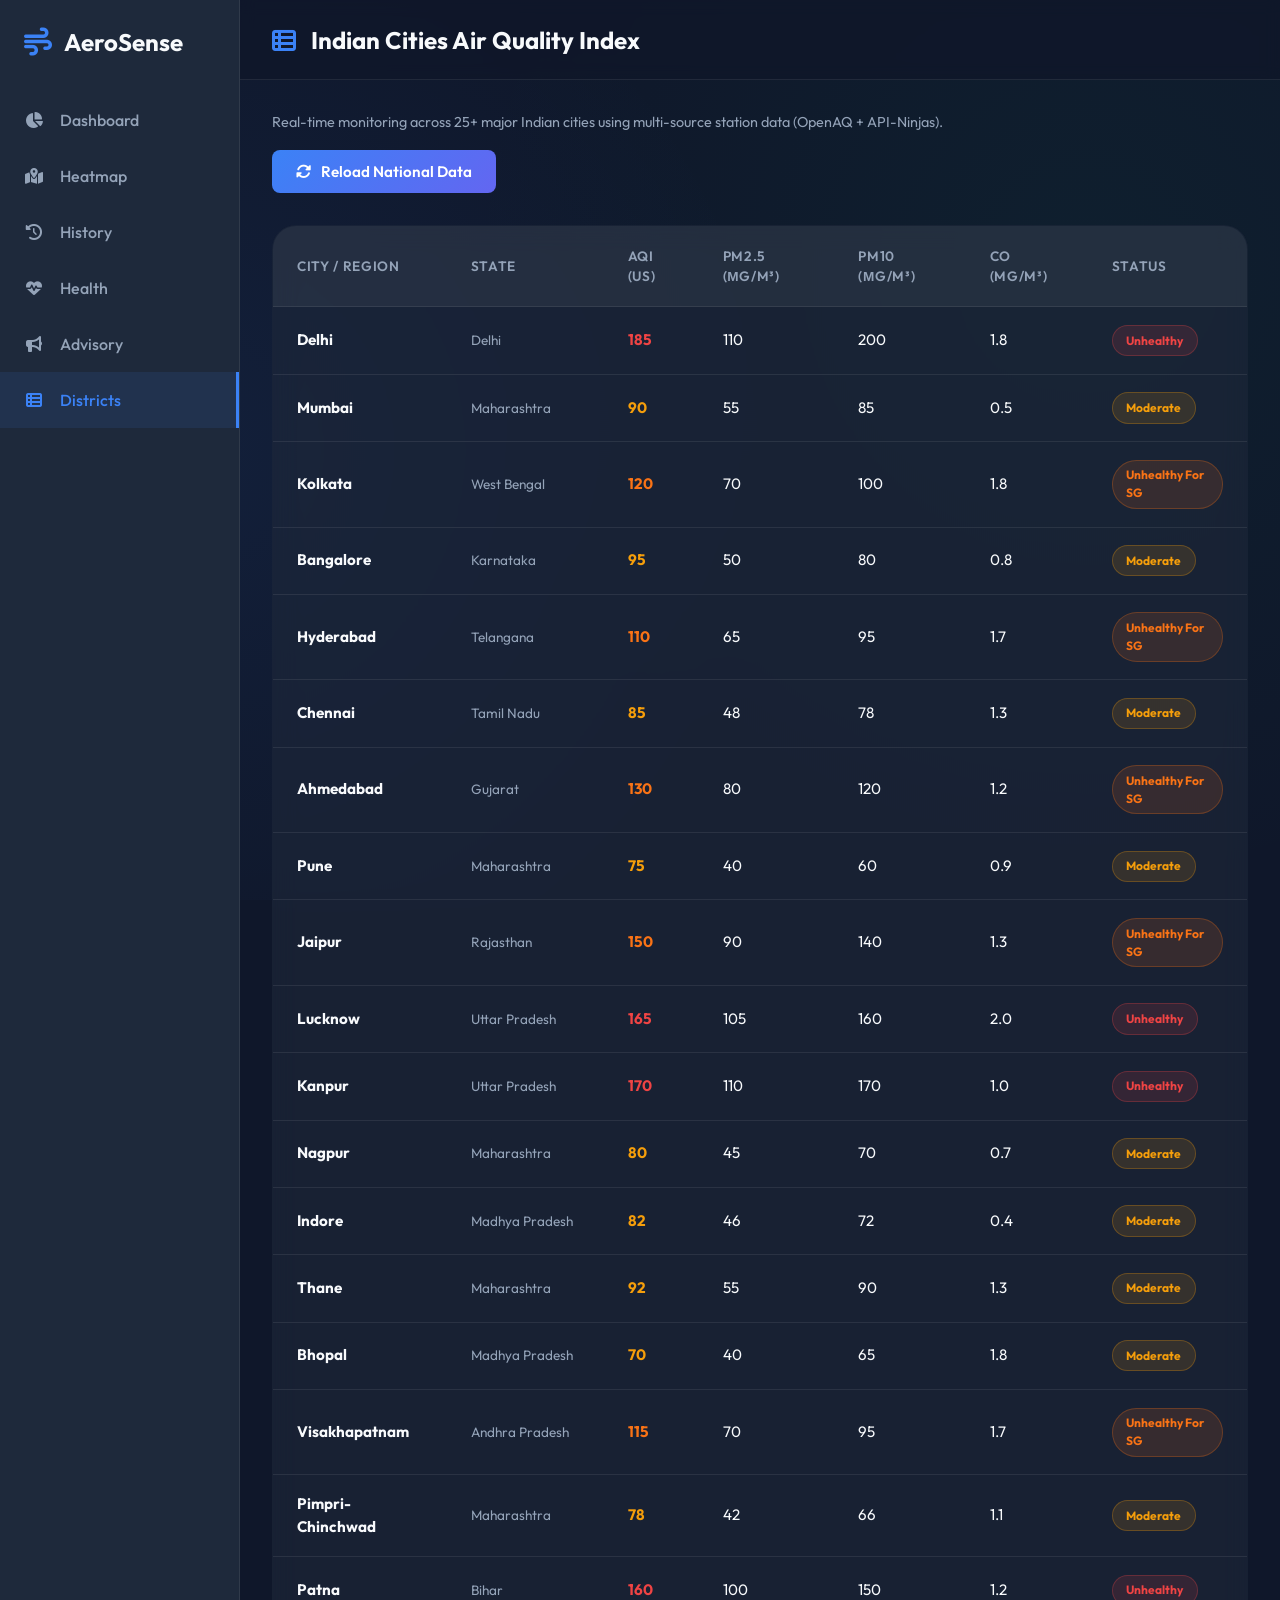
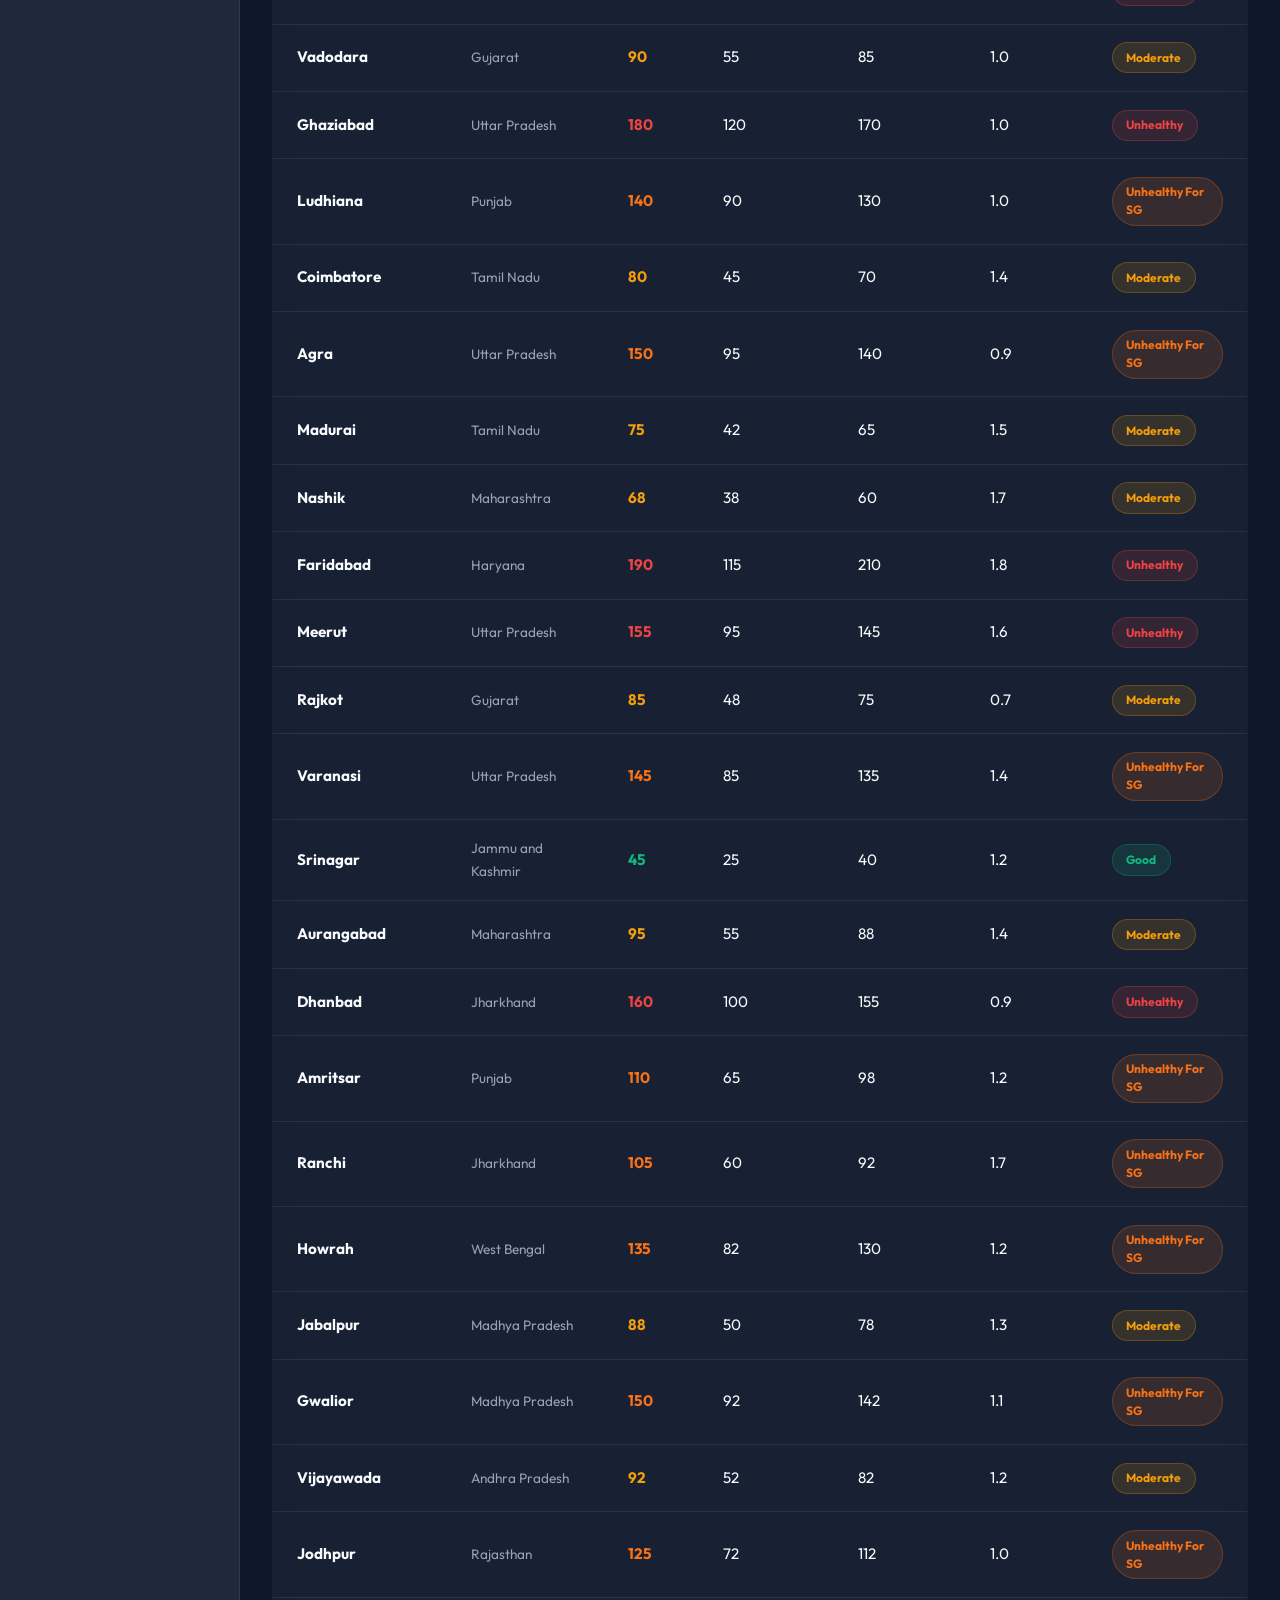
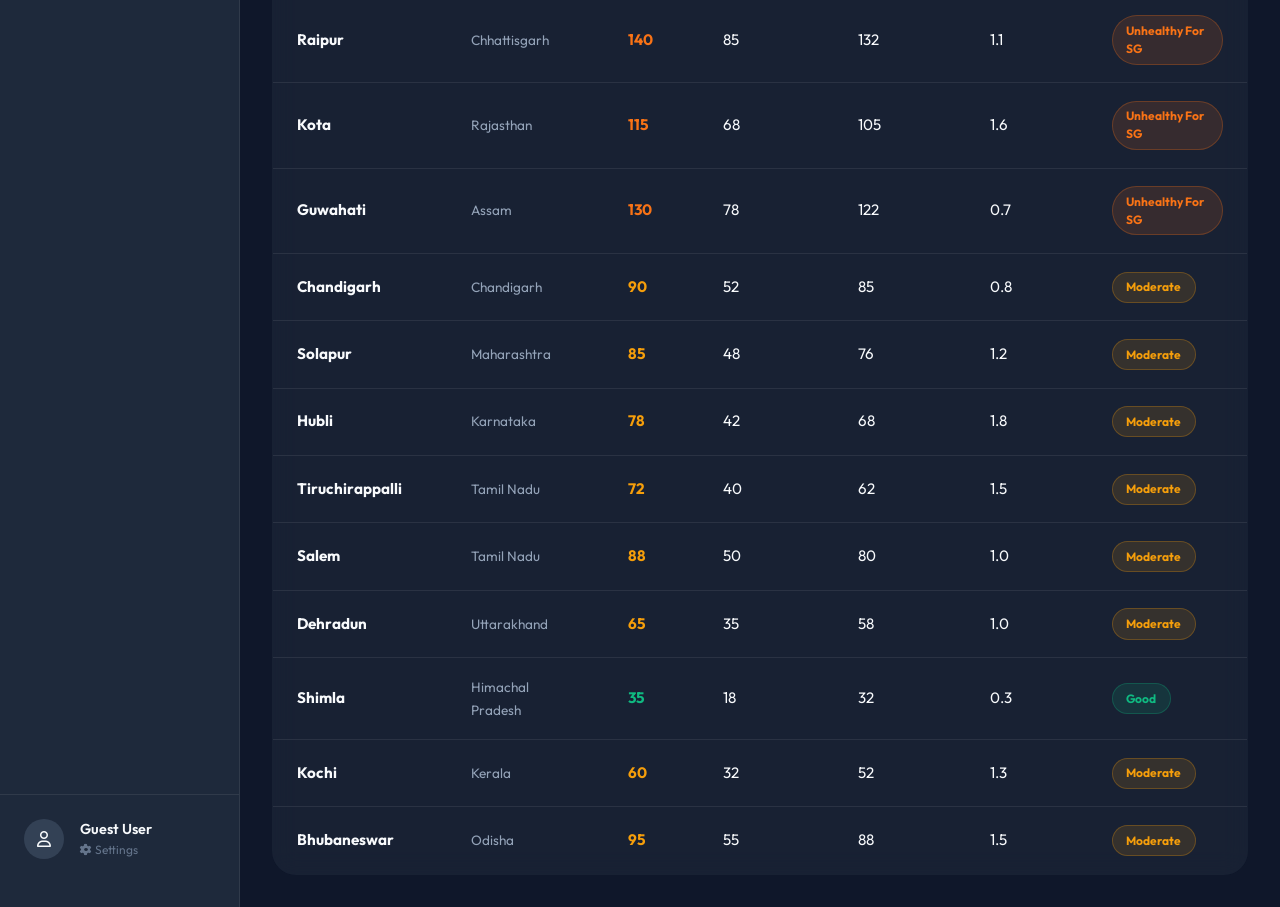
<file: districts.html>
<!DOCTYPE html>
<html lang="en">
<head>
    <meta charset="UTF-8">
    <meta name="viewport" content="width=device-width, initial-scale=1.0">
    <title>Indian Cities AQI | AeroSense</title>

    
    <!-- Google Fonts -->
    <link rel="preconnect" href="https://fonts.googleapis.com">
    <link rel="preconnect" href="https://fonts.gstatic.com" crossorigin>
    <link href="https://fonts.googleapis.com/css2?family=Outfit:wght@300;400;500;600;700&display=swap" rel="stylesheet">
    
    <!-- FontAwesome -->
    <link rel="stylesheet" href="https://cdnjs.cloudflare.com/ajax/libs/font-awesome/6.4.0/css/all.min.css">
    
    <!-- Main Stylesheet -->
    <link rel="stylesheet" href="css/styles.css">
    
    <style>
        .table-container {
            margin-top: 2rem;
            overflow-x: auto;
        }

        .premium-table {
            width: 100%;
            border-collapse: collapse;
            background: var(--glass-bg);
            backdrop-filter: var(--glass-blur);
            border: 1px solid var(--glass-border);
            border-radius: var(--border-radius-lg);
            overflow: hidden;
        }

        .premium-table th {
            background: rgba(255, 255, 255, 0.05);
            text-align: left;
            padding: 1.25rem 1.5rem;
            font-size: 0.85rem;
            font-weight: 600;
            color: var(--text-secondary);
            text-transform: uppercase;
            letter-spacing: 0.05em;
            border-bottom: 1px solid var(--glass-border);
        }

        .premium-table td {
            padding: 1.1rem 1.5rem;
            font-size: 0.95rem;
            color: var(--text-primary);
            border-bottom: 1px solid var(--glass-border);
            transition: background 0.2s;
        }

        .premium-table tr:last-child td {
            border-bottom: none;
        }

        .premium-table tr:hover td {
            background: rgba(255, 255, 255, 0.03);
        }

        .status-badge {
            display: inline-block;
            padding: 0.35rem 0.85rem;
            border-radius: 999px;
            font-size: 0.75rem;
            font-weight: 700;
            text-transform: capitalize;
        }

        .aqi-val {
            font-weight: 700;
            font-size: 1.1rem;
        }

        .btn-load {
            background: linear-gradient(135deg, var(--accent-blue), #6366f1);
            color: #fff;
            border: none;
            border-radius: var(--border-radius-sm);
            padding: 0.75rem 1.5rem;
            font-family: var(--font-family);
            font-size: 0.95rem;
            font-weight: 600;
            cursor: pointer;
            display: flex;
            align-items: center;
            gap: 0.6rem;
            margin-bottom: 1.5rem;
            transition: transform 0.2s, opacity 0.2s;
        }

        .btn-load:hover {
            transform: translateY(-1px);
            opacity: 0.9;
        }

        .loading-spinner {
            display: inline-block;
            margin-right: 8px;
        }
    </style>
</head>
<body>
    <div class="app-container">
        <!-- Sidebar Navigation -->
        <nav class="sidebar">
            <div class="logo">
                <i class="fa-solid fa-wind"></i>
                <span>AeroSense</span>
            </div>
            
            <ul class="nav-links">
                <li><a href="index.html"><i class="fa-solid fa-chart-pie"></i> Dashboard</a></li>
                <li><a href="heatmap.html"><i class="fa-solid fa-map-location-dot"></i> Heatmap</a></li>
                <li><a href="history.html"><i class="fa-solid fa-clock-rotate-left"></i> History</a></li>
                <li><a href="health.html"><i class="fa-solid fa-heart-pulse"></i> Health</a></li>
                <li><a href="advisory.html"><i class="fa-solid fa-bullhorn"></i> Advisory</a></li>
                <li class="active"><a href="districts.html"><i class="fa-solid fa-table-list"></i> Districts</a></li>
            </ul>
            
            <div class="user-profile">
                <div class="avatar"><i class="fa-regular fa-user"></i></div>
                <div class="profile-info">
                    <span class="name">Guest User</span>
                    <span class="settings"><i class="fa-solid fa-gear"></i> Settings</span>
                </div>
            </div>
        </nav>

        <!-- Main Content Area -->
        <main class="main-content">
            <header class="header">
                <h2><i class="fa-solid fa-table-list" style="margin-right:10px;color:var(--accent-blue);"></i> Indian Cities Air Quality Index</h2>
            </header>


            <div style="padding: 2rem;">
                <p style="color:var(--text-secondary); margin-bottom: 1rem; font-size: 0.9rem;">
                    Real-time monitoring across 25+ major Indian cities using multi-source station data (OpenAQ + API-Ninjas).
                </p>
                <button class="btn-load" id="btnLoadData">
                    <i class="fa-solid fa-rotate"></i> Load National Data
                </button>



                <div class="table-container">
                    <table class="premium-table" id="aqiTable">
                        <thead>
                            <tr>
                                <th>City / Region</th>
                                <th>State</th>


                                <th>AQI (US)</th>
                                <th>PM2.5 (µg/m³)</th>
                                <th>PM10 (µg/m³)</th>
                                <th>CO (mg/m³)</th>
                                <th>Status</th>
                            </tr>
                        </thead>
                        <tbody>
                            <!-- Data will be injected here -->
                            <tr>
                                <td colspan="5" style="text-align:center; color:var(--text-muted); padding: 3rem;">
                                    Click "Load National Data" to fetch live readings from across India.

                                </td>
                            </tr>
                        </tbody>
                    </table>
                </div>
            </div>
        </main>
    </div>

    <script src="js/districts.js"></script>
</body>
</html>
</file>
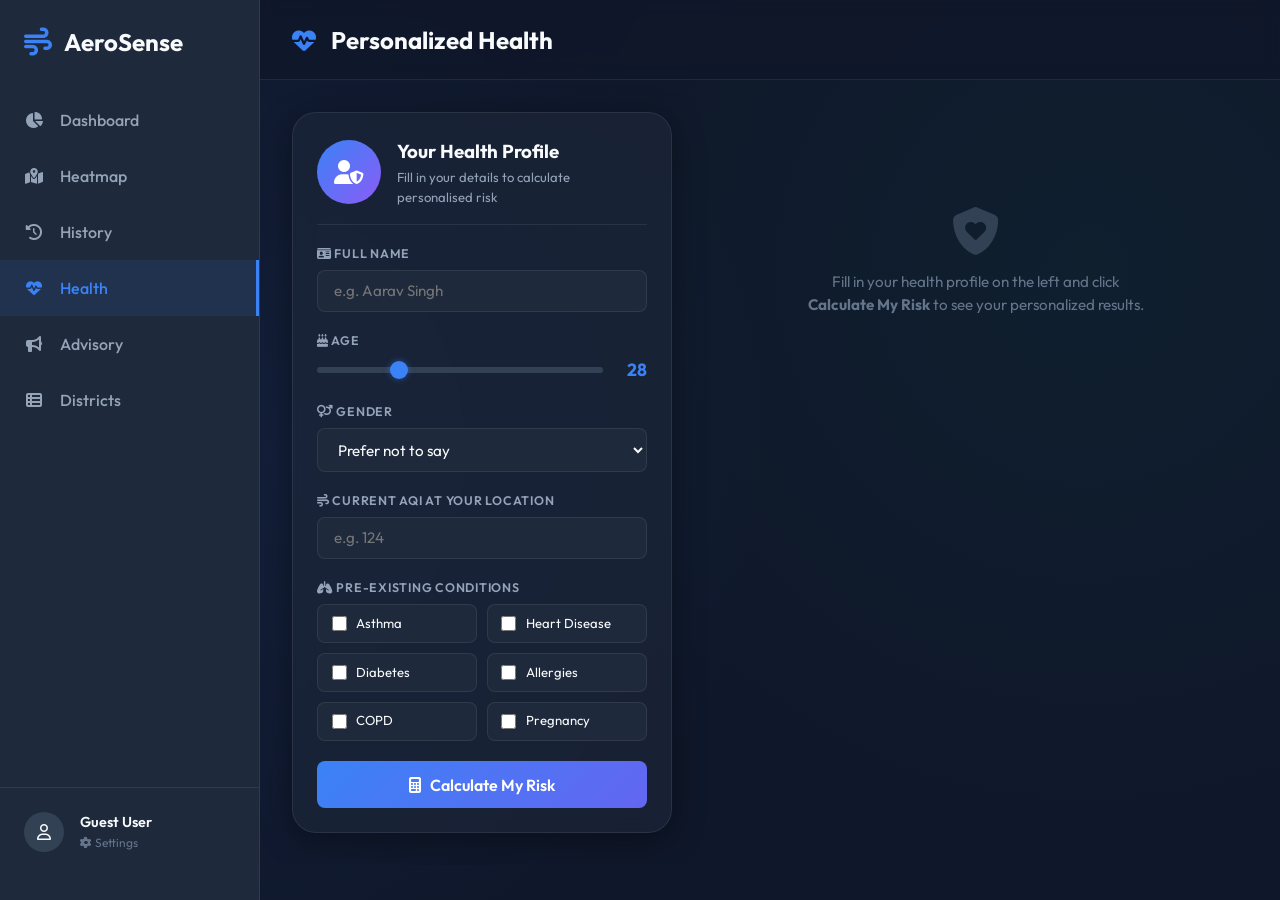
<file: health.html>
<!DOCTYPE html>
<html lang="en">
<head>
    <meta charset="UTF-8">
    <meta name="viewport" content="width=device-width, initial-scale=1.0">
    <title>Health Insights | AeroSense</title>
    
    <!-- Google Fonts -->
    <link rel="preconnect" href="https://fonts.googleapis.com">
    <link rel="preconnect" href="https://fonts.gstatic.com" crossorigin>
    <link href="https://fonts.googleapis.com/css2?family=Outfit:wght@300;400;500;600;700&display=swap" rel="stylesheet">
    
    <!-- FontAwesome -->
    <link rel="stylesheet" href="https://cdnjs.cloudflare.com/ajax/libs/font-awesome/6.4.0/css/all.min.css">

    <!-- Main Stylesheet -->
    <link rel="stylesheet" href="css/styles.css">
    
    <style>
        /* ─── Layout ─────────────────────────────── */
        .health-grid {
            display: grid;
            grid-template-columns: 380px 1fr;
            gap: 2rem;
        }

        /* ─── Profile Form Card ──────────────────── */
        .profile-card {
            display: flex;
            flex-direction: column;
            gap: 1.25rem;
        }

        .profile-header {
            display: flex;
            align-items: center;
            gap: 1rem;
            padding-bottom: 1rem;
            border-bottom: 1px solid var(--glass-border);
        }

        .profile-avatar {
            width: 64px;
            height: 64px;
            border-radius: var(--border-radius-full);
            background: linear-gradient(135deg, var(--accent-blue), #8b5cf6);
            display: flex;
            align-items: center;
            justify-content: center;
            font-size: 1.5rem;
            color: #fff;
            flex-shrink: 0;
        }

        /* Form elements */
        .form-group {
            display: flex;
            flex-direction: column;
            gap: 0.4rem;
        }

        .form-label {
            font-size: 0.78rem;
            font-weight: 600;
            text-transform: uppercase;
            letter-spacing: 0.06em;
            color: var(--text-secondary);
        }

        .form-input, .form-select {
            background: var(--bg-secondary);
            border: 1px solid var(--glass-border);
            color: var(--text-primary);
            border-radius: var(--border-radius-sm);
            padding: 0.65rem 1rem;
            font-family: var(--font-family);
            font-size: 0.95rem;
            transition: border-color 0.2s;
            width: 100%;
        }

        .form-input:focus, .form-select:focus {
            outline: none;
            border-color: var(--accent-blue);
            box-shadow: 0 0 0 3px rgba(59,130,246,0.15);
        }

        /* Range slider */
        .range-wrapper {
            display: flex;
            align-items: center;
            gap: 0.75rem;
        }

        input[type=range] {
            -webkit-appearance: none;
            appearance: none;

            flex: 1;
            height: 6px;
            border-radius: 999px;
            background: var(--bg-tertiary);
            outline: none;
        }

        input[type=range]::-webkit-slider-thumb {
            -webkit-appearance: none;
            appearance: none;

            width: 18px;
            height: 18px;
            border-radius: 50%;
            background: var(--accent-blue);
            cursor: pointer;
            box-shadow: 0 0 6px rgba(59,130,246,0.5);
        }

        .range-val {
            font-size: 1.1rem;
            font-weight: 700;
            color: var(--accent-blue);
            min-width: 32px;
            text-align: right;
        }

        /* Condition checkboxes */
        .condition-grid {
            display: grid;
            grid-template-columns: 1fr 1fr;
            gap: 0.6rem;
        }

        .condition-label {
            display: flex;
            align-items: center;
            gap: 0.6rem;
            background: var(--bg-secondary);
            border: 1px solid var(--glass-border);
            border-radius: var(--border-radius-sm);
            padding: 0.55rem 0.85rem;
            cursor: pointer;
            font-size: 0.82rem;
            transition: all 0.2s;
        }

        .condition-label:hover {
            border-color: var(--accent-blue);
        }

        .condition-label input[type=checkbox] {
            accent-color: var(--accent-blue);
            width: 15px;
            height: 15px;
            cursor: pointer;
        }

        .condition-label.checked {
            border-color: var(--accent-blue);
            background: rgba(59,130,246,0.1);
        }

        /* Calculate button */
        .btn-calculate {
            background: linear-gradient(135deg, var(--accent-blue), #6366f1);
            color: #fff;
            border: none;
            border-radius: var(--border-radius-sm);
            padding: 0.85rem 1.5rem;
            font-family: var(--font-family);
            font-size: 1rem;
            font-weight: 600;
            cursor: pointer;
            display: flex;
            align-items: center;
            justify-content: center;
            gap: 0.6rem;
            transition: opacity 0.2s, transform 0.2s;
            width: 100%;
        }

        .btn-calculate:hover {
            opacity: 0.9;
            transform: translateY(-1px);
        }

        /* ─── Risk Results Panel ─────────────────── */
        .results-section {
            display: flex;
            flex-direction: column;
            gap: 1.5rem;
        }

        /* Overall Risk Score meter */
        .risk-score-card {
            display: flex;
            align-items: center;
            gap: 2rem;
            padding: 1.75rem;
        }

        .risk-meter {
            position: relative;
            width: 120px;
            height: 120px;
            flex-shrink: 0;
        }

        .risk-meter svg {
            width: 100%;
            height: 100%;
            transform: rotate(-90deg);
        }

        .risk-meter .ring-bg  { stroke: var(--bg-tertiary); stroke-width: 9; fill: none; }
        .risk-meter .ring-fill { stroke: #3b82f6; stroke-width: 9; fill: none; stroke-linecap: round;
            stroke-dasharray: 283; stroke-dashoffset: 283;
            transition: stroke-dashoffset 1.2s cubic-bezier(0.1,0.7,0.1,1), stroke 0.4s ease; }

        .risk-meter-label {
            position: absolute; top: 50%; left: 50%;
            transform: translate(-50%, -50%);
            display: flex; flex-direction: column; align-items: center;
        }

        .risk-score-num {
            font-size: 2rem;
            font-weight: 700;
            line-height: 1;
        }

        .risk-score-text {
            font-size: 0.7rem;
            color: var(--text-muted);
            text-transform: uppercase;
            letter-spacing: 0.05em;
        }

        .risk-score-info h3 {
            font-size: 1.4rem;
            font-weight: 700;
            margin-bottom: 0.4rem;
        }

        .risk-score-info p {
            font-size: 0.88rem;
            color: var(--text-secondary);
            line-height: 1.55;
        }

        /* Factor breakdown bars */
        .factor-list {
            display: flex;
            flex-direction: column;
            gap: 0.9rem;
        }

        .factor-row {
            display: grid;
            grid-template-columns: 140px 1fr 40px;
            align-items: center;
            gap: 0.75rem;
        }

        .factor-name {
            font-size: 0.82rem;
            color: var(--text-secondary);
        }

        .factor-bar-track {
            background: var(--bg-tertiary);
            border-radius: 999px;
            height: 8px;
            overflow: hidden;
        }

        .factor-bar-fill {
            height: 100%;
            border-radius: 999px;
            transition: width 1s ease;
            width: 0%;
        }

        .factor-pct {
            font-size: 0.78rem;
            font-weight: 700;
            text-align: right;
        }

        /* Advice cards (reused from before) */
        .action-cards {
            display: grid;
            grid-template-columns: 1fr 1fr;
            gap: 1.25rem;
        }

        .action-card {
            background: var(--glass-bg);
            border: 1px solid var(--glass-border);
            border-radius: var(--border-radius-md);
            padding: 1.25rem;
            transition: transform 0.2s;
        }

        .action-card:hover { transform: translateY(-2px); }

        .action-header {
            display: flex;
            align-items: center;
            gap: 0.65rem;
            margin-bottom: 0.65rem;
            font-weight: 600;
            font-size: 0.9rem;
        }

        .action-desc {
            font-size: 0.85rem;
            color: var(--text-secondary);
            line-height: 1.6;
        }

        .action-card.safe  .action-header i { color: var(--aqi-good); }
        .action-card.warn  .action-header i { color: var(--aqi-unhealthy-sensitive); }
        .action-card.danger .action-header i { color: var(--aqi-unhealthy); }
        .action-card.info  .action-header i { color: var(--accent-blue); }

        /* Placeholder before calculation */
        .results-placeholder {
            display: flex;
            flex-direction: column;
            align-items: center;
            justify-content: center;
            gap: 1rem;
            min-height: 300px;
            color: var(--text-muted);
            font-size: 0.95rem;
            text-align: center;
        }

        .results-placeholder i {
            font-size: 3rem;
            color: var(--bg-tertiary);
        }

        @media (max-width: 960px) {
            .health-grid { grid-template-columns: 1fr; }
            .action-cards { grid-template-columns: 1fr; }
            .condition-grid { grid-template-columns: 1fr 1fr; }
        }
    </style>
</head>
<body>
    <div class="app-container">
        <!-- Sidebar -->
        <nav class="sidebar">
            <div class="logo">
                <i class="fa-solid fa-wind"></i>
                <span>AeroSense</span>
            </div>
            <ul class="nav-links">
                <li><a href="index.html"><i class="fa-solid fa-chart-pie"></i> Dashboard</a></li>
                <li><a href="heatmap.html"><i class="fa-solid fa-map-location-dot"></i> Heatmap</a></li>
                <li><a href="history.html"><i class="fa-solid fa-clock-rotate-left"></i> History</a></li>
                <li class="active"><a href="health.html"><i class="fa-solid fa-heart-pulse"></i> Health</a></li>
                <li><a href="advisory.html"><i class="fa-solid fa-bullhorn"></i> Advisory</a></li>
                <li><a href="districts.html"><i class="fa-solid fa-table-list"></i> Districts</a></li>
            </ul>

            <div class="user-profile">
                <div class="avatar"><i class="fa-regular fa-user"></i></div>
                <div class="profile-info">
                    <span class="name" id="sidebarName">Guest User</span>
                    <span class="settings"><i class="fa-solid fa-gear"></i> Settings</span>
                </div>
            </div>
        </nav>

        <!-- Main Content -->
        <main class="main-content">
            <header class="header">
                <h2><i class="fa-solid fa-heart-pulse" style="margin-right:10px;color:var(--accent-blue);"></i> Personalized Health</h2>
            </header>

            <div style="padding: 2rem;">
                <div class="health-grid">

                    <!-- ─── LEFT: User Profile Form ─── -->
                    <div class="glass-panel profile-card">
                        <div class="profile-header">
                            <div class="profile-avatar">
                                <i class="fa-solid fa-user-shield"></i>
                            </div>
                            <div>
                                <h3 style="margin-bottom:0.2rem;">Your Health Profile</h3>
                                <p style="font-size:0.82rem;color:var(--text-secondary);">Fill in your details to calculate personalised risk</p>
                            </div>
                        </div>

                        <!-- Name -->
                        <div class="form-group">
                            <label class="form-label" for="profileName"><i class="fa-solid fa-id-card"></i> Full Name</label>
                            <input type="text" id="profileName" class="form-input" placeholder="e.g. Aarav Singh">
                        </div>

                        <!-- Age slider -->
                        <div class="form-group">
                            <label class="form-label" for="profileAge"><i class="fa-solid fa-cake-candles"></i> Age</label>
                            <div class="range-wrapper">
                                <input type="range" id="profileAge" min="1" max="100" value="28">
                                <span class="range-val" id="ageDisplay">28</span>
                            </div>
                        </div>

                        <!-- Gender -->
                        <div class="form-group">
                            <label class="form-label" for="profileGender"><i class="fa-solid fa-venus-mars"></i> Gender</label>
                            <select id="profileGender" class="form-select">
                                <option value="any">Prefer not to say</option>
                                <option value="male">Male</option>
                                <option value="female">Female</option>
                                <option value="other">Other</option>
                            </select>
                        </div>

                        <!-- Current AQI input -->
                        <div class="form-group">
                            <label class="form-label" for="inputAqi"><i class="fa-solid fa-wind"></i> Current AQI at your location</label>
                            <input type="number" id="inputAqi" class="form-input" placeholder="e.g. 124" min="0" max="500">
                        </div>

                        <!-- Health Conditions -->
                        <div class="form-group">
                            <label class="form-label"><i class="fa-solid fa-lungs"></i> Pre-existing Conditions</label>
                            <div class="condition-grid" id="conditionGrid">
                                <label class="condition-label" id="lbl-asthma">
                                    <input type="checkbox" value="asthma"> Asthma
                                </label>
                                <label class="condition-label" id="lbl-heart">
                                    <input type="checkbox" value="heart"> Heart Disease
                                </label>
                                <label class="condition-label" id="lbl-diabetes">
                                    <input type="checkbox" value="diabetes"> Diabetes
                                </label>
                                <label class="condition-label" id="lbl-allergies">
                                    <input type="checkbox" value="allergies"> Allergies
                                </label>
                                <label class="condition-label" id="lbl-copd">
                                    <input type="checkbox" value="copd"> COPD
                                </label>
                                <label class="condition-label" id="lbl-pregnancy">
                                    <input type="checkbox" value="pregnancy"> Pregnancy
                                </label>
                            </div>
                        </div>

                        <button class="btn-calculate" id="btnCalculate">
                            <i class="fa-solid fa-calculator"></i> Calculate My Risk
                        </button>
                    </div>

                    <!-- ─── RIGHT: Results Panel ─── -->
                    <div class="results-section" id="resultsSection">
                        <div class="results-placeholder" id="resultsPlaceholder">
                            <i class="fa-solid fa-shield-heart"></i>
                            <p>Fill in your health profile on the left and click<br><b>Calculate My Risk</b> to see your personalized results.</p>
                        </div>
                    </div>

                </div>
            </div>
        </main>
    </div>

    <script>
    // ── Age slider live display ──────────────────────────────────────
    const ageSlider = document.getElementById('profileAge');
    const ageDisplay = document.getElementById('ageDisplay');
    ageSlider.addEventListener('input', () => ageDisplay.textContent = ageSlider.value);

    // ── Checkbox visual toggle ───────────────────────────────────────
    document.querySelectorAll('.condition-label input[type=checkbox]').forEach(cb => {
        cb.addEventListener('change', () => {
            cb.closest('.condition-label').classList.toggle('checked', cb.checked);
        });
    });

    // ── Risk Engine ──────────────────────────────────────────────────
    const CONDITION_WEIGHTS = {
        asthma: 25, heart: 30, diabetes: 15, allergies: 10, copd: 30, pregnancy: 20
    };

    function getAqiBaseline(aqi) {
        if (aqi <= 50)  return 5;
        if (aqi <= 100) return 20;
        if (aqi <= 150) return 40;
        if (aqi <= 200) return 60;
        if (aqi <= 300) return 80;
        return 100;
    }

    function getAgeRisk(age) {
        if (age < 5)   return 30;
        if (age < 12)  return 15;
        if (age < 65)  return 0;
        if (age < 75)  return 15;
        return 25;
    }

    function getAqiColor(score) {
        if (score <= 20)  return 'var(--aqi-good)';
        if (score <= 40)  return 'var(--aqi-moderate)';
        if (score <= 60)  return 'var(--aqi-unhealthy-sensitive)';
        if (score <= 80)  return 'var(--aqi-unhealthy)';
        if (score <= 90)  return 'var(--aqi-very-unhealthy)';
        return 'var(--aqi-hazardous)';
    }

    function getRiskLabel(score) {
        if (score <= 20) return { label: 'Low Risk',       icon: 'fa-shield', tip: 'Air quality poses minimal health risk for you today.' };
        if (score <= 40) return { label: 'Moderate Risk',  icon: 'fa-shield-halved', tip: 'Some precautions are advised, especially during peak hours.' };
        if (score <= 60) return { label: 'Elevated Risk',  icon: 'fa-triangle-exclamation', tip: 'Limit prolonged outdoor exposure. Keep medication on hand.' };
        if (score <= 80) return { label: 'High Risk',      icon: 'fa-circle-exclamation', tip: 'Avoid outdoor activities. Wear an N95 mask if you must go out.' };
        return               { label: 'Very High Risk',    icon: 'fa-biohazard', tip: 'Stay indoors. Seek medical advice if you experience symptoms.' };
    }

    function getAdviceCards(score, conditions, age) {
        const cards = [];
        const isVulnerable = conditions.length > 0 || age < 12 || age >= 65;

        if (score <= 40) {
            cards.push({ cls:'safe', icon:'fa-person-walking', title:'Outdoor Activity', desc:'Air quality is acceptable for most outdoor activities today. Enjoy your regular routine.' });
            cards.push({ cls:'safe', icon:'fa-house-chimney-window', title:'Ventilation', desc:'It\'s a good day to open windows and let fresh air circulate through your home.' });
        } else if (score <= 60) {
            cards.push({ cls:'warn', icon:'fa-person-running', title:'Outdoor Activity', desc:'Reduce prolonged or heavy exertion outdoors. Opt for a lighter pace or move workouts inside.' });
            cards.push({ cls:'info', icon:'fa-house-chimney-window', title:'Ventilation', desc:'Keep windows closed during afternoon peak hours. Use air purifiers if available.' });
        } else {
            cards.push({ cls:'danger', icon:'fa-person-walking', title:'Stay Indoors', desc:'Outdoor activity is strongly discouraged. If absolutely necessary, keep trips very short.' });
            cards.push({ cls:'danger', icon:'fa-house-chimney-window', title:'Seal Indoors', desc:'Keep windows and doors closed. Run AC on recirculate mode and use HEPA air purifiers.' });
        }

        // Mask
        if (score > 40) {
            cards.push({ cls:'warn', icon:'fa-mask-face', title:'Wear a Mask', desc:'An N95 or KN95 mask is recommended outdoors, especially near traffic or industrial zones.' });
        } else {
            cards.push({ cls:'info', icon:'fa-mask-face', title:'Mask Optional', desc:'A mask is not required today, but sensitive individuals may prefer to carry one.' });
        }

        // Condition-specific
        if (conditions.includes('asthma') || conditions.includes('copd')) {
            cards.push({ cls:'danger', icon:'fa-lungs', title:'Respiratory Alert', desc:'Keep your rescue inhaler accessible at all times. Avoid triggers like dust, smoke, and pollen.' });
        } else if (conditions.includes('heart')) {
            cards.push({ cls:'danger', icon:'fa-heart-pulse', title:'Cardiac Caution', desc:'Avoid strenuous activity. Monitor for chest tightness or shortness of breath.' });
        } else if (conditions.includes('pregnancy')) {
            cards.push({ cls:'warn', icon:'fa-baby', title:'Pregnancy Advisory', desc:'Minimise outdoor exposure. Stay indoors as much as possible and stay well-hydrated.' });
        } else {
            cards.push({ cls:'info', icon:'fa-pills', title:'General Wellness', desc:'Stay hydrated, eat antioxidant-rich foods, and avoid smoking or secondhand smoke.' });
        }

        return cards;
    }

    // ── Render Results ───────────────────────────────────────────────
    function renderResults(name, age, aqi, conditions) {
        const aqiBase = getAqiBaseline(aqi);
        const ageBonus = getAgeRisk(age);
        const condBonus = conditions.reduce((sum, c) => sum + (CONDITION_WEIGHTS[c] || 0), 0);

        const rawScore = aqiBase + ageBonus + condBonus;
        const score = Math.min(100, Math.round(rawScore));

        const color = getAqiColor(score);
        const { label, icon, tip } = getRiskLabel(score);
        const advice = getAdviceCards(score, conditions, age);

        // AQI factor %
        const aqiPct = Math.min(100, Math.round((aqiBase / 100) * 100));
        const agePct  = Math.min(100, Math.round(((ageBonus + 5) / 30) * 100));
        const condPct = Math.min(100, Math.round((condBonus / 100) * 100));

        const cards = advice.map(c => `
            <div class="action-card ${c.cls}">
                <div class="action-header"><i class="fa-solid ${c.icon}"></i> ${c.title}</div>
                <div class="action-desc">${c.desc}</div>
            </div>`).join('');

        const section = document.getElementById('resultsSection');
        section.innerHTML = `
            <!-- Risk Score Card -->
            <div class="risk-score-card glass-panel">
                <div class="risk-meter">
                    <svg viewBox="0 0 100 100">
                        <circle cx="50" cy="50" r="45" class="ring-bg"/>
                        <circle cx="50" cy="50" r="45" class="ring-fill" id="riskRing"/>
                    </svg>
                    <div class="risk-meter-label">
                        <span class="risk-score-num" id="riskNum" style="color:${color};">0</span>
                        <span class="risk-score-text">/ 100</span>
                    </div>
                </div>
                <div class="risk-score-info">
                    <h3 style="color:${color};">${label}</h3>
                    <p style="margin-bottom:0.75rem;">${tip}</p>
                    <p style="font-size:0.82rem;color:var(--text-muted);">
                        Profile: <b>${name || 'Anonymous'}</b>, Age <b>${age}</b> &nbsp;|&nbsp;
                        AQI: <b>${aqi}</b> &nbsp;|&nbsp;
                        Conditions: <b>${conditions.length > 0 ? conditions.join(', ') : 'None'}</b>
                    </p>
                </div>
            </div>

            <!-- Factor Breakdown -->
            <div class="glass-panel" style="padding:1.5rem;">
                <h4 style="margin-bottom:1.25rem;font-size:1rem;">Risk Factor Breakdown</h4>
                <div class="factor-list">
                    <div class="factor-row">
                        <span class="factor-name"><i class="fa-solid fa-wind" style="margin-right:6px;color:var(--accent-blue);"></i>AQI Level</span>
                        <div class="factor-bar-track"><div class="factor-bar-fill" id="barAqi" style="background:${color};"></div></div>
                        <span class="factor-pct" style="color:${color};" id="pctAqi">0%</span>
                    </div>
                    <div class="factor-row">
                        <span class="factor-name"><i class="fa-solid fa-cake-candles" style="margin-right:6px;color:#f59e0b;"></i>Age Group</span>
                        <div class="factor-bar-track"><div class="factor-bar-fill" id="barAge" style="background:#f59e0b;"></div></div>
                        <span class="factor-pct" style="color:#f59e0b;" id="pctAge">0%</span>
                    </div>
                    <div class="factor-row">
                        <span class="factor-name"><i class="fa-solid fa-lungs" style="margin-right:6px;color:#8b5cf6;"></i>Conditions</span>
                        <div class="factor-bar-track"><div class="factor-bar-fill" id="barCond" style="background:#8b5cf6;"></div></div>
                        <span class="factor-pct" style="color:#8b5cf6;" id="pctCond">0%</span>
                    </div>
                </div>
            </div>

            <!-- Advice Cards -->
            <div>
                <h3 style="font-size:1.05rem;margin-bottom:1rem;border-bottom:1px solid var(--glass-border);padding-bottom:0.5rem;">
                    Actionable Advice for Today
                </h3>
                <div class="action-cards">${cards}</div>
            </div>
        `;

        // Animate ring
        const ring = document.getElementById('riskRing');
        const offset = 283 - (283 * (score / 100));
        requestAnimationFrame(() => {
            ring.style.stroke = color;
            ring.style.strokeDashoffset = offset;
        });

        // Animate score counter
        const numEl = document.getElementById('riskNum');
        let current = 0;
        const step = Math.ceil(score / 40);
        const counter = setInterval(() => {
            current = Math.min(score, current + step);
            numEl.textContent = current;
            if (current >= score) clearInterval(counter);
        }, 30);

        // Animate bars after brief delay
        setTimeout(() => {
            document.getElementById('barAqi').style.width  = aqiPct + '%';
            document.getElementById('barAge').style.width  = agePct + '%';
            document.getElementById('barCond').style.width = condPct + '%';
            document.getElementById('pctAqi').textContent  = aqiPct + '%';
            document.getElementById('pctAge').textContent  = agePct + '%';
            document.getElementById('pctCond').textContent = condPct + '%';
        }, 200);

        // Update sidebar name
        if (name) document.getElementById('sidebarName').textContent = name.split(' ')[0];
    }

    // ── Button Handler ───────────────────────────────────────────────
    document.getElementById('btnCalculate').addEventListener('click', () => {
        const name  = document.getElementById('profileName').value.trim();
        const age   = parseInt(ageSlider.value);
        const aqi   = parseInt(document.getElementById('inputAqi').value) || 50;
        const conditions = [...document.querySelectorAll('.condition-label input:checked')]
                            .map(cb => cb.value);

        if (aqi < 0 || aqi > 500) {
            document.getElementById('inputAqi').style.borderColor = 'var(--aqi-unhealthy)';
            return;
        }
        document.getElementById('inputAqi').style.borderColor = '';

        renderResults(name, age, aqi, conditions);
    });
    </script>
</body>
</html>
</file>
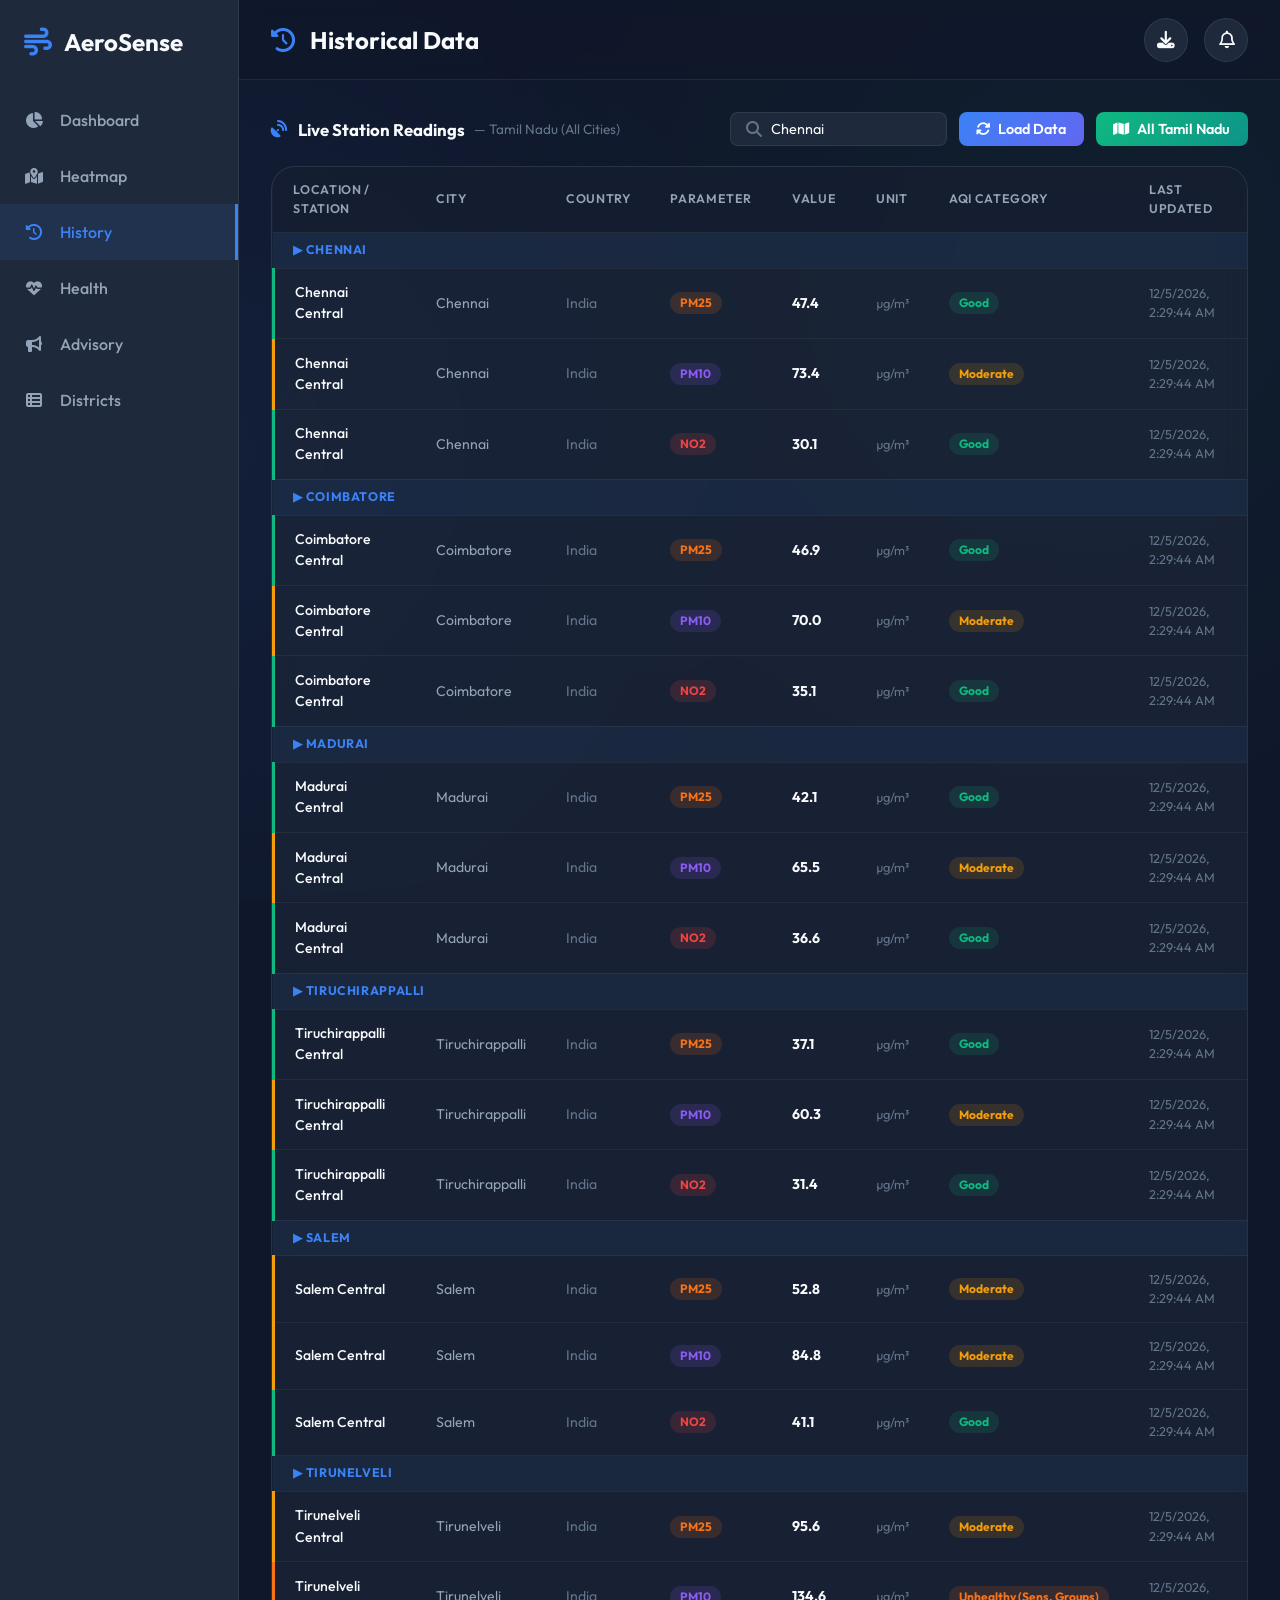
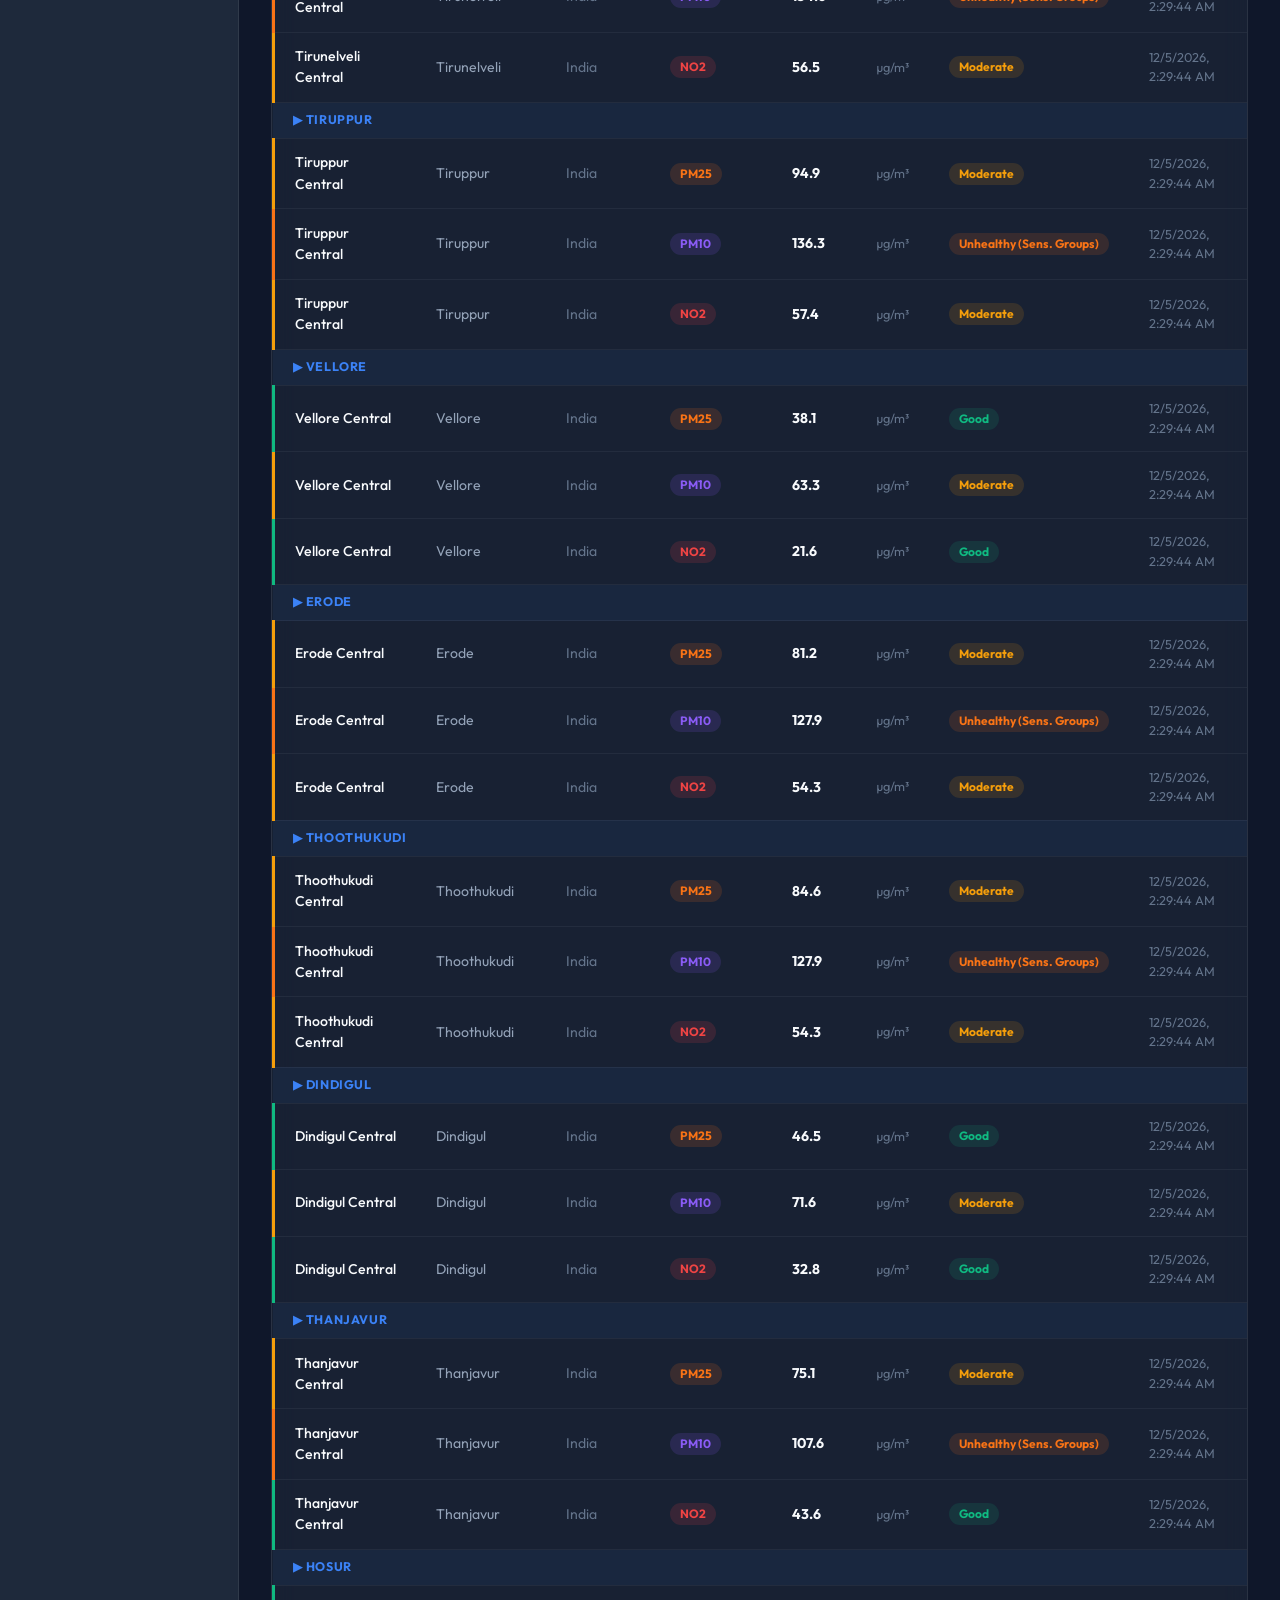
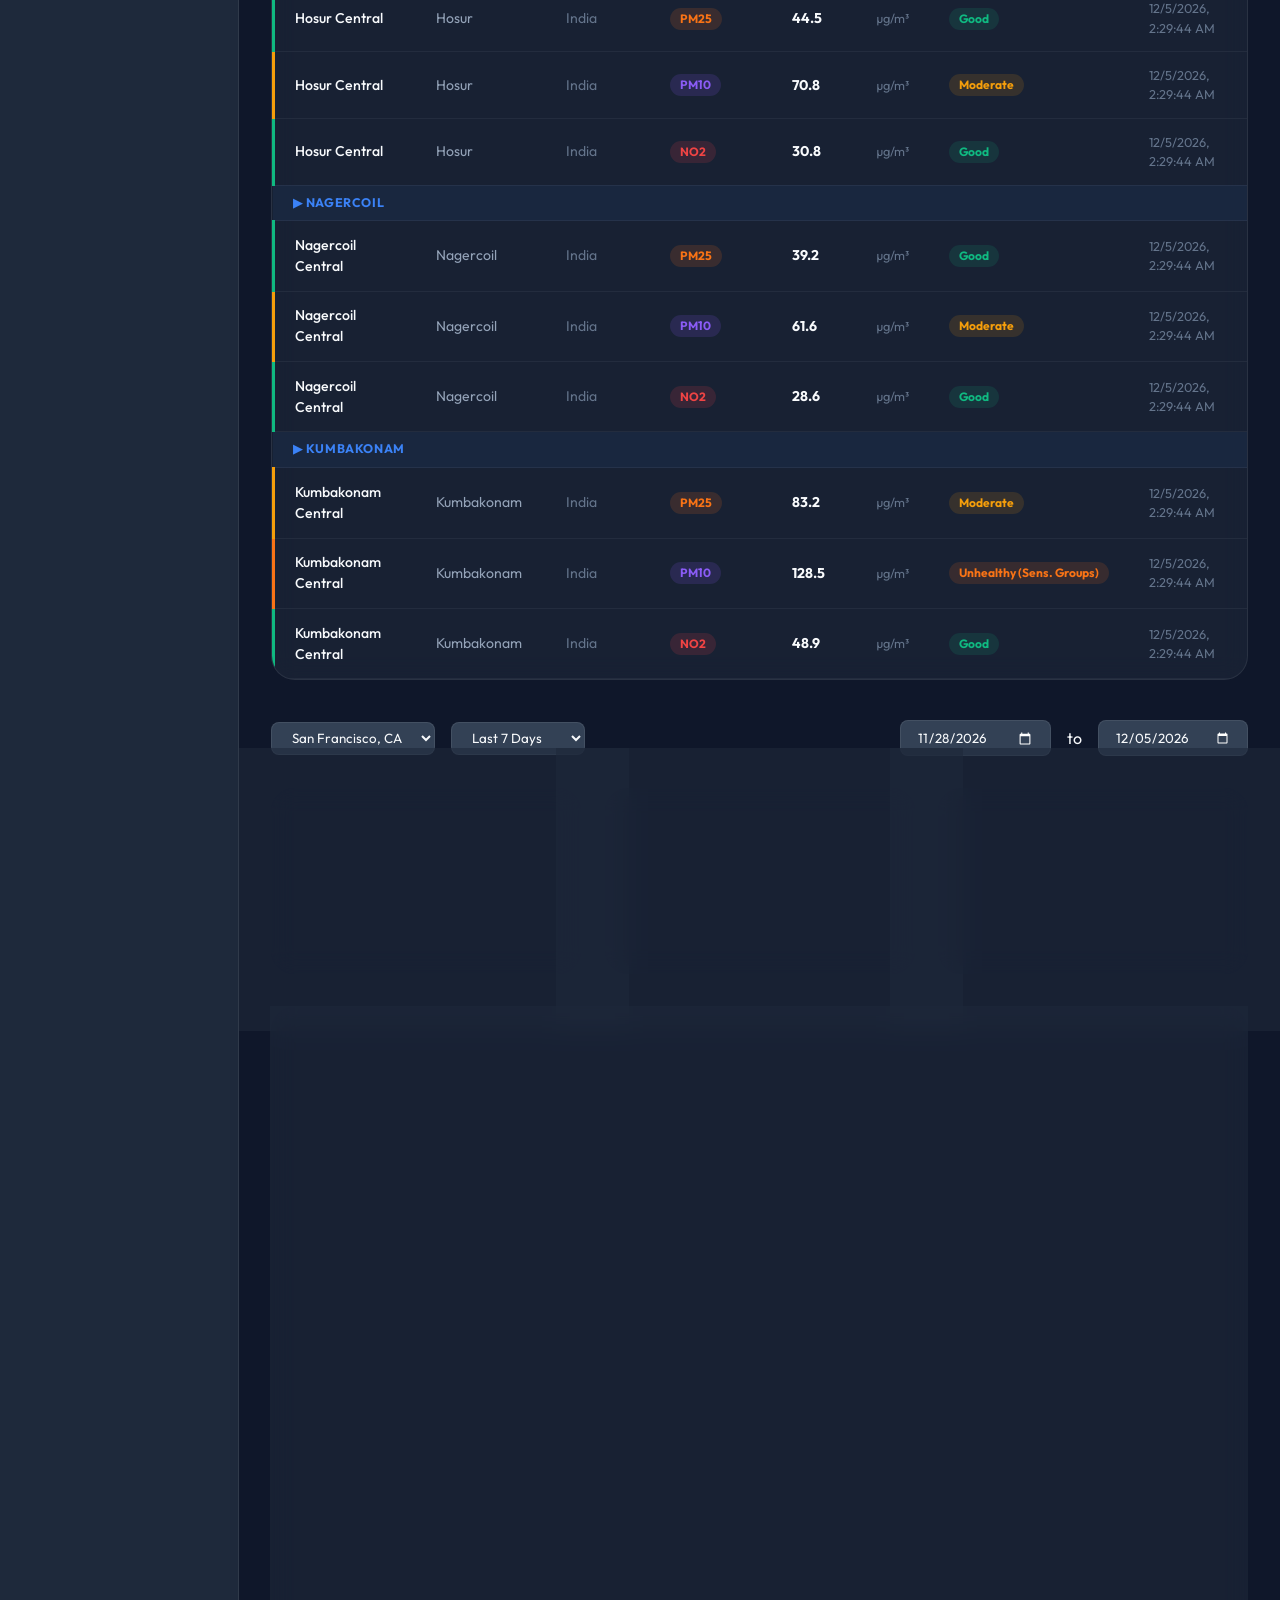
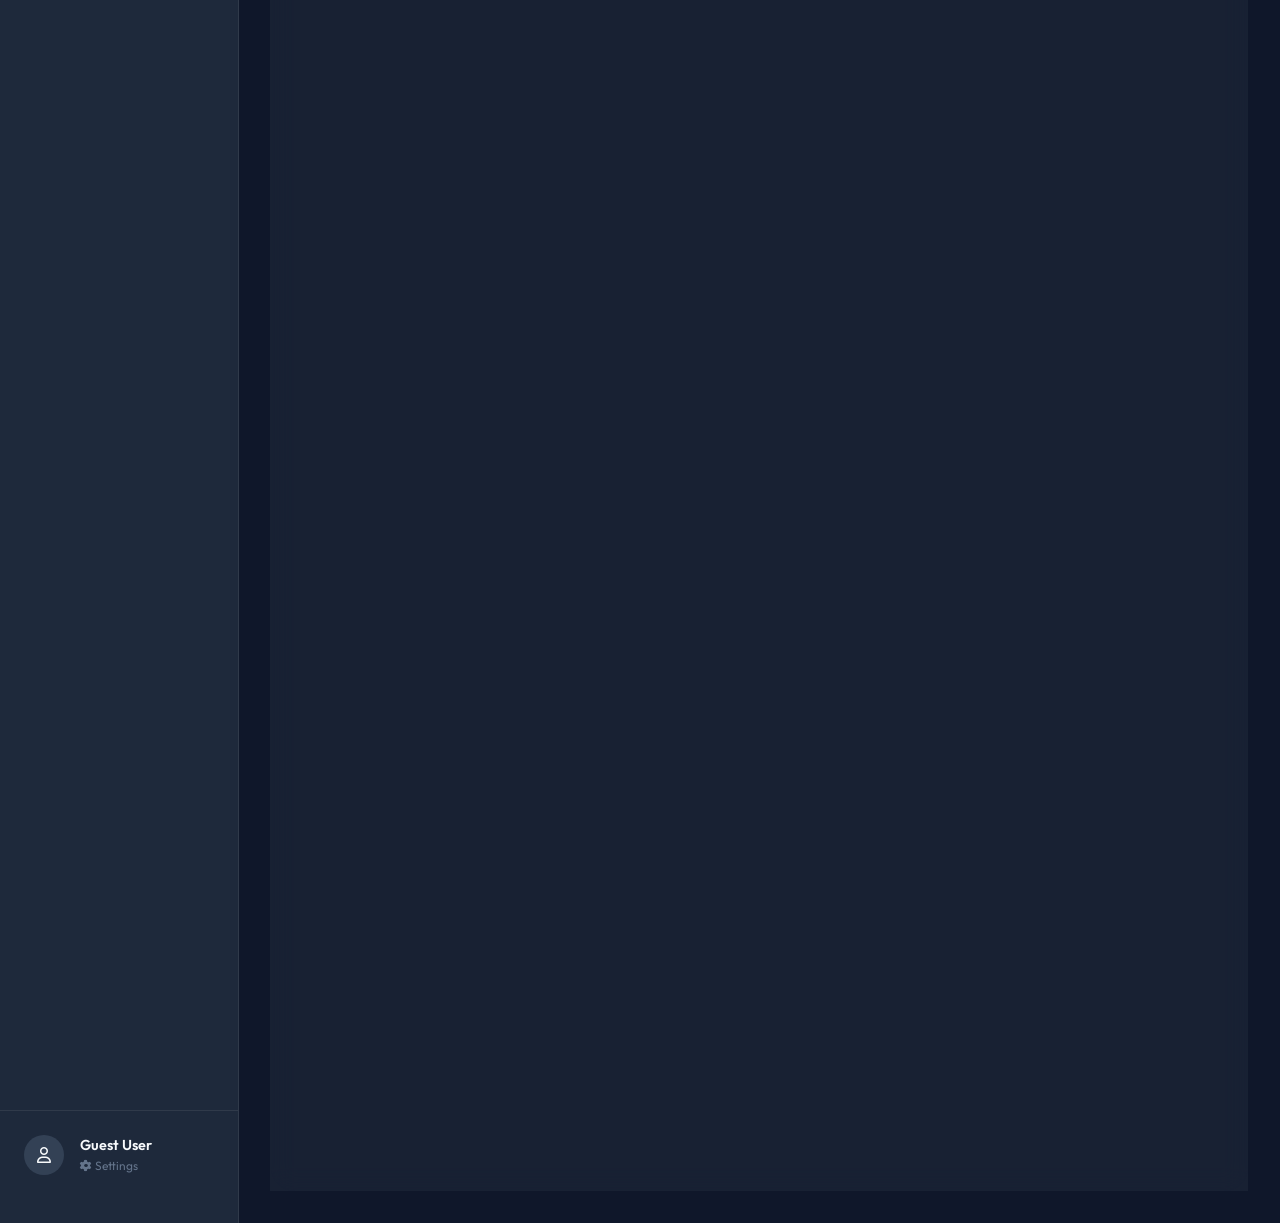
<file: history.html>
<!DOCTYPE html>
<html lang="en">
<head>
    <meta charset="UTF-8">
    <meta name="viewport" content="width=device-width, initial-scale=1.0">
    <title>Air Quality History | AeroSense</title>
    
    <!-- Google Fonts -->
    <link rel="preconnect" href="https://fonts.googleapis.com">
    <link rel="preconnect" href="https://fonts.gstatic.com" crossorigin>
    <link href="https://fonts.googleapis.com/css2?family=Outfit:wght@300;400;500;600;700&display=swap" rel="stylesheet">
    
    <!-- FontAwesome -->
    <link rel="stylesheet" href="https://cdnjs.cloudflare.com/ajax/libs/font-awesome/6.4.0/css/all.min.css">

    <!-- Main Stylesheet -->
    <link rel="stylesheet" href="css/styles.css">
    
    <style>
        .history-controls {
            display: flex;
            justify-content: space-between;
            align-items: center;
            margin-bottom: 2rem;
        }

        .filter-group {
            display: flex;
            gap: 1rem;
        }

        .date-input {
            background: var(--bg-tertiary);
            color: var(--text-primary);
            border: 1px solid var(--glass-border);
            padding: 0.5rem 1rem;
            border-radius: var(--border-radius-sm);
            font-family: var(--font-family);
            color-scheme: dark;
        }

        .data-table-container {
            width: 100%;
            overflow-x: auto;
            background: var(--glass-bg);
            border: 1px solid var(--glass-border);
            border-radius: var(--border-radius-lg);
            backdrop-filter: var(--glass-blur);
        }

        .data-table {
            width: 100%;
            border-collapse: collapse;
            text-align: left;
        }

        .data-table th, .data-table td {
            padding: 1rem 1.5rem;
            border-bottom: 1px solid rgba(255,255,255,0.05);
        }

        .data-table th {
            color: var(--text-secondary);
            font-weight: 500;
            background: rgba(15, 23, 42, 0.4);
            position: sticky;
            top: 0;
        }

        .data-table tbody tr:hover {
            background: rgba(255, 255, 255, 0.02);
            transition: var(--transition-fast);
        }

        .status-badge {
            display: inline-block;
            padding: 0.25rem 0.75rem;
            border-radius: var(--border-radius-full);
            font-size: 0.8rem;
            font-weight: 600;
            color: #fff;
        }
        
        .summary-cards {
            display: grid;
            grid-template-columns: repeat(3, 1fr);
            gap: 1.5rem;
            margin-bottom: 2rem;
        }
        
        .summary-card {
            text-align: center;
            padding: 2rem;
        }
        
        .summary-val {
            font-size: 2.5rem;
            font-weight: 700;
            margin: 0.5rem 0;
        }
        
        @media (max-width: 900px) {
            .summary-cards {
                grid-template-columns: 1fr;
            }
            .history-controls {
                flex-direction: column;
                align-items: flex-start;
                gap: 1rem;
            }
        }

        /* ─── Live OpenAQ table ─────────────────── */
        .live-section-header {
            display: flex;
            align-items: center;
            justify-content: space-between;
            flex-wrap: wrap;
            gap: 1rem;
            margin-bottom: 1.25rem;
        }

        .live-section-header h3 {
            font-size: 1.05rem;
            display: flex;
            align-items: center;
            gap: 0.6rem;
        }

        .live-search-bar {
            display: flex;
            align-items: center;
            gap: 0.6rem;
            background: var(--bg-secondary);
            border: 1px solid var(--glass-border);
            border-radius: var(--border-radius-sm);
            padding: 0.45rem 0.9rem;
        }

        .live-search-bar input {
            background: transparent;
            border: none;
            outline: none;
            color: var(--text-primary);
            font-family: var(--font-family);
            font-size: 0.9rem;
            width: 160px;
        }

        .btn-load {
            background: linear-gradient(135deg, var(--accent-blue), #6366f1);
            color: #fff;
            border: none;
            border-radius: var(--border-radius-sm);
            padding: 0.5rem 1.1rem;
            font-family: var(--font-family);
            font-size: 0.9rem;
            font-weight: 600;
            cursor: pointer;
            display: flex;
            align-items: center;
            gap: 0.5rem;
            transition: opacity 0.2s, transform 0.2s;
        }

        .btn-load:hover { opacity: 0.9; transform: translateY(-1px); }
        .btn-load:disabled { opacity: 0.5; cursor: not-allowed; transform: none; }

        .live-table-container {
            width: 100%;
            overflow-x: auto;
            background: var(--glass-bg);
            border: 1px solid var(--glass-border);
            border-radius: var(--border-radius-lg);
            backdrop-filter: var(--glass-blur);
            margin-bottom: 2.5rem;
        }

        .live-table {
            width: 100%;
            border-collapse: collapse;
            text-align: left;
        }

        .live-table th, .live-table td {
            padding: 0.85rem 1.25rem;
            border-bottom: 1px solid rgba(255,255,255,0.05);
            font-size: 0.88rem;
        }

        .live-table th {
            color: var(--text-secondary);
            font-weight: 600;
            font-size: 0.78rem;
            text-transform: uppercase;
            letter-spacing: 0.05em;
            background: rgba(15,23,42,0.4);
            position: sticky;
            top: 0;
        }

        .live-table tbody tr:hover {
            background: rgba(255,255,255,0.02);
        }

        .param-badge {
            display: inline-block;
            padding: 2px 10px;
            border-radius: 999px;
            font-size: 0.75rem;
            font-weight: 700;
            background: rgba(59,130,246,0.15);
            color: var(--accent-blue);
        }

        .param-badge.pm25 { background: rgba(249,115,22,0.15); color: #f97316; }
        .param-badge.pm10 { background: rgba(139,92,246,0.15); color: #8b5cf6; }
        .param-badge.no2  { background: rgba(239,68,68,0.15);  color: #ef4444; }
        .param-badge.o3   { background: rgba(16,185,129,0.15); color: #10b981; }
        .param-badge.co   { background: rgba(245,158,11,0.15); color: #f59e0b; }

        .live-table-msg {
            text-align: center;
            padding: 2.5rem;
            color: var(--text-muted);
            font-size: 0.9rem;
        }

        /* AQI category row accent */
        .live-table tbody tr.aqi-good   { border-left: 3px solid #10b981; }
        .live-table tbody tr.aqi-mod    { border-left: 3px solid #f59e0b; }
        .live-table tbody tr.aqi-usg    { border-left: 3px solid #f97316; }
        .live-table tbody tr.aqi-unhlth { border-left: 3px solid #ef4444; }
        .live-table tbody tr.aqi-very   { border-left: 3px solid #8b5cf6; }
        .live-table tbody tr.aqi-haz    { border-left: 3px solid #881337; }

        .aqi-cat-badge {
            display: inline-block;
            padding: 2px 10px;
            border-radius: 999px;
            font-size: 0.75rem;
            font-weight: 700;
            white-space: nowrap;
        }

        .btn-load-tn {
            background: linear-gradient(135deg, #10b981, #0d9488);
            color: #fff;
            border: none;
            border-radius: var(--border-radius-sm);
            padding: 0.5rem 1.1rem;
            font-family: var(--font-family);
            font-size: 0.9rem;
            font-weight: 600;
            cursor: pointer;
            display: flex;
            align-items: center;
            gap: 0.5rem;
            transition: opacity 0.2s, transform 0.2s;
        }
        .btn-load-tn:hover { opacity: 0.9; transform: translateY(-1px); }
        .btn-load-tn:disabled { opacity: 0.5; cursor: not-allowed; transform: none; }
    </style>
</head>
<body>
    <div class="app-container">
        <!-- Sidebar Navigation -->
        <nav class="sidebar">
            <div class="logo">
                <i class="fa-solid fa-wind"></i>
                <span>AeroSense</span>
            </div>
            
            <ul class="nav-links">
                <li>
                    <a href="index.html"><i class="fa-solid fa-chart-pie"></i> Dashboard</a>
                </li>
                <li>
                    <a href="heatmap.html"><i class="fa-solid fa-map-location-dot"></i> Heatmap</a>
                </li>
                <li class="active">
                    <a href="history.html"><i class="fa-solid fa-clock-rotate-left"></i> History</a>
                </li>
                <li>
                    <a href="health.html"><i class="fa-solid fa-heart-pulse"></i> Health</a>
                </li>
                <li>
                    <a href="advisory.html"><i class="fa-solid fa-bullhorn"></i> Advisory</a>
                </li>
                <li>
                    <a href="districts.html"><i class="fa-solid fa-table-list"></i> Districts</a>
                </li>
            </ul>

            
            <div class="user-profile">
                <div class="avatar">
                    <i class="fa-regular fa-user"></i>
                </div>
                <div class="profile-info">
                    <span class="name">Guest User</span>
                    <span class="settings"><i class="fa-solid fa-gear"></i> Settings</span>
                </div>
            </div>
        </nav>

        <!-- Main Content Area -->
        <main class="main-content">
            <!-- Header Section -->
            <header class="header">
                <h2><i class="fa-solid fa-clock-rotate-left" style="margin-right: 10px; color: var(--accent-blue);"></i> Historical Data</h2>
                
                <div class="header-actions">
                    <button class="btn btn-icon" id="btnExport" title="Export as CSV">
                        <i class="fa-solid fa-download"></i>
                    </button>
                    <button class="btn btn-icon" title="Notifications">
                        <i class="fa-regular fa-bell"></i>
                    </button>
                </div>
            </header>

            <div style="padding: 2rem;">
                
                <!-- ─── LIVE OpenAQ Section ─── -->
                <div class="live-section-header">
                    <h3><i class="fa-solid fa-satellite-dish" style="color:var(--accent-blue);"></i> Live Station Readings <span id="liveCity" style="color:var(--text-muted);font-weight:400;font-size:0.85rem;"></span></h3>
                    <div style="display:flex;align-items:center;gap:0.75rem;flex-wrap:wrap;">
                        <div class="live-search-bar">
                            <i class="fa-solid fa-magnifying-glass" style="color:var(--text-muted);"></i>
                            <input type="text" id="aqiCityInput" placeholder="Enter city…" value="Chennai">
                        </div>
                        <button class="btn-load" id="btnLoadLive">
                            <i class="fa-solid fa-rotate"></i> Load Data
                        </button>
                        <button class="btn-load-tn" id="btnLoadTN" title="Load all Tamil Nadu major cities">
                            <i class="fa-solid fa-map"></i> All Tamil Nadu
                        </button>
                    </div>
                </div>

                <div class="live-table-container">
                    <table class="live-table">
                        <thead>
                            <tr>
                                <th>Location / Station</th>
                                <th>City</th>
                                <th>Country</th>
                                <th>Parameter</th>
                                <th>Value</th>
                                <th>Unit</th>
                                <th>AQI Category</th>
                                <th>Last Updated</th>
                            </tr>
                        </thead>
                        <tbody id="liveTableBody">
                            <tr><td colspan="8" class="live-table-msg"><i class="fa-solid fa-circle-info"></i> Enter a city or click <b>All Tamil Nadu</b> to fetch live readings.</td></tr>
                        </tbody>
                    </table>
                </div>

                <!-- historical controls + table stay below as before -->
                <div class="history-controls">
                    <div class="filter-group">
                        <select class="custom-select" id="locationFilter">
                            <option value="San Francisco, CA">San Francisco, CA</option>
                            <option value="Los Angeles, CA">Los Angeles, CA</option>
                            <option value="New York, NY">New York, NY</option>
                        </select>
                        <select class="custom-select" id="rangeFilter">
                            <option value="7">Last 7 Days</option>
                            <option value="30">Last 30 Days</option>
                            <option value="90">Last 90 Days</option>
                        </select>
                    </div>
                    <div class="filter-group">
                        <input type="date" class="date-input" id="startDate">
                        <span style="align-self:center;">to</span>
                        <input type="date" class="date-input" id="endDate">
                    </div>
                </div>

                <!-- Summary statistics -->
                <div class="summary-cards">
                    <div class="glass-panel summary-card">
                        <h4 style="color: var(--text-secondary);">Average AQI</h4>
                        <div class="summary-val" id="avgAqi" style="color: var(--aqi-good);">42</div>
                        <p style="font-size: 0.85rem; color: var(--text-muted);"><i class="fa-solid fa-arrow-down" style="color: var(--aqi-good);"></i> 12% vs previous period</p>
                    </div>
                    <div class="glass-panel summary-card">
                        <h4 style="color: var(--text-secondary);">Highest AQI Recorded</h4>
                        <div class="summary-val" id="maxAqi" style="color: var(--aqi-unhealthy-sensitive);">128</div>
                        <p style="font-size: 0.85rem; color: var(--text-muted);">Recorded on Oct 12, 2:00 PM</p>
                    </div>
                    <div class="glass-panel summary-card">
                        <h4 style="color: var(--text-secondary);">Days in "Good" Range</h4>
                        <div class="summary-val" id="goodDays">5 / 7</div>
                        <p style="font-size: 0.85rem; color: var(--text-muted);">Excellent air quality continuity</p>
                    </div>
                </div>

                <!-- Expanded Data Table -->
                <div class="data-table-container">
                    <table class="data-table">
                        <thead>
                            <tr>
                                <th>Date & Time</th>
                                <th>Location</th>
                                <th>AQI</th>
                                <th>Status</th>
                                <th>PM2.5 (µg/m³)</th>
                                <th>PM10 (µg/m³)</th>
                                <th>NO₂ (µg/m³)</th>
                            </tr>
                        </thead>
                        <tbody id="historyTableBody">
                            <!-- Populated via JS -->
                        </tbody>
                    </table>
                </div>
            </div>
        </main>
    </div>

    <!-- History Logic -->
    <script src="js/history.js"></script>
    
    <script>
    // ─── Synthetic "Live" AQI section using local dataset only ────────
    const TN_CITIES = ['Chennai','Coimbatore','Madurai','Tiruchirappalli','Salem',
                       'Tirunelveli','Tiruppur','Vellore','Erode','Thoothukudi',
                       'Dindigul','Thanjavur','Hosur','Nagercoil','Kumbakonam'];

    let syntheticLiveData = [];

    async function ensureSyntheticDataLoaded() {
        if (syntheticLiveData.length) return;
        try {
            const res = await fetch('assets/data/aqi_data.json');
            syntheticLiveData = await res.json();
        } catch (e) {
            console.warn('Failed to load synthetic AQI dataset for live table.', e);
        }
    }

    function getAQIInfo(val) {
        if (val <= 50)  return { cls:'aqi-good',   label:'Good',                          color:'#10b981' };
        if (val <= 100) return { cls:'aqi-mod',    label:'Moderate',                      color:'#f59e0b' };
        if (val <= 150) return { cls:'aqi-usg',    label:'Unhealthy (Sens. Groups)',      color:'#f97316' };
        if (val <= 200) return { cls:'aqi-unhlth', label:'Unhealthy',                     color:'#ef4444' };
        if (val <= 300) return { cls:'aqi-very',   label:'Very Unhealthy',                color:'#8b5cf6' };
        return             { cls:'aqi-haz',        label:'Hazardous',                     color:'#881337' };
    }

    function getParamClass(param) {
        const map = { pm25:'pm25', pm10:'pm10', no2:'no2', o3:'o3', co:'co' };
        return map[param] || '';
    }

    function renderRows(tbody, results, cityName) {
        let allValues = [];
        results.forEach(station => {
            station.measurements.forEach(m => {
                if (m.value == null || m.value < 0) return;
                allValues.push(m.value);

                const { cls, label, color } = getAQIInfo(m.value);
                const updated  = m.lastUpdated ? new Date(m.lastUpdated).toLocaleString() : '—';
                const paramCls = getParamClass(m.parameter);

                const tr = document.createElement('tr');
                tr.className = cls;
                tr.innerHTML = `
                    <td style="font-weight:500;">${station.location || '—'}</td>
                    <td style="color:var(--text-secondary);">${station.city || cityName}</td>
                    <td style="color:var(--text-muted);">India</td>
                    <td><span class="param-badge ${paramCls}">${m.parameter.toUpperCase()}</span></td>
                    <td style="font-weight:700;">${Number(m.value).toFixed(1)}</td>
                    <td style="color:var(--text-muted);font-size:0.8rem;">${m.unit}</td>
                    <td><span class="aqi-cat-badge" style="background:${color}22;color:${color};">${label}</span></td>
                    <td style="color:var(--text-muted);font-size:0.8rem;">${updated}</td>
                `;
                tbody.appendChild(tr);
            });
        });
        return allValues;
    }

    function updateSummary(allValues) {
        if (!allValues.length) return;
        const avg = Math.round(allValues.reduce((a,b)=>a+b,0) / allValues.length);
        const max = Math.round(Math.max(...allValues));
        document.getElementById('avgAqi').textContent  = avg;
        document.getElementById('maxAqi').textContent  = max;
        document.getElementById('goodDays').textContent = allValues.filter(v=>v<=50).length + ' / ' + allValues.length;
    }

    function buildSyntheticStationsFromCities(cities) {
        const nowIso = new Date().toISOString();
        return cities.map(c => {
            const basePm25 = c.PM25;
            const basePm10 = c.PM10;
            const baseNo2  = Math.max(5, c.AQI * 0.4);
            const jitter = (range) => (Math.random() - 0.5) * range;

            return {
                location: `${c.city} Central`,
                city: c.city,
                country: 'India',
                measurements: [
                    { parameter:'pm25', value: basePm25 + jitter(6),  unit:'µg/m³', lastUpdated: nowIso },
                    { parameter:'pm10', value: basePm10 + jitter(12), unit:'µg/m³', lastUpdated: nowIso },
                    { parameter:'no2',  value: baseNo2  + jitter(15), unit:'µg/m³', lastUpdated: nowIso }
                ]
            };
        });
    }

    // ─── Load single city from local dataset ──────────────────────────
    async function fetchLiveAQI(city) {
        const btn    = document.getElementById('btnLoadLive');
        const tbody  = document.getElementById('liveTableBody');
        const label  = document.getElementById('liveCity');

        btn.disabled = true;
        btn.innerHTML = '<i class="fa-solid fa-spinner fa-spin"></i> Loading…';
        tbody.innerHTML = `<tr><td colspan="8" class="live-table-msg"><i class="fa-solid fa-spinner fa-spin"></i> Building synthetic profile for <b>${city}</b>…</td></tr>`;

        await ensureSyntheticDataLoaded();

        const q = city.toLowerCase();
        const matches = syntheticLiveData.filter(c =>
            c.city.toLowerCase().includes(q) || c.state.toLowerCase().includes(q)
        );

        if (!matches.length) {
            btn.disabled = false;
            btn.innerHTML = '<i class="fa-solid fa-rotate"></i> Load Data';
            tbody.innerHTML = `<tr><td colspan="8" class="live-table-msg"><i class="fa-solid fa-circle-info"></i> No records found in local dataset for <b>${city}</b>.</td></tr>`;
            return;
        }

        const stations = buildSyntheticStationsFromCities(matches);

        label.textContent = '— ' + city;
        tbody.innerHTML = '';
        const vals = renderRows(tbody, stations, city);
        updateSummary(vals);

        btn.disabled = false;
        btn.innerHTML = '<i class="fa-solid fa-rotate"></i> Load Data';
    }

    // ─── Load ALL Tamil Nadu cities using local dataset ───────────────
    async function fetchAllTN() {
        const btn   = document.getElementById('btnLoadTN');
        const tbody = document.getElementById('liveTableBody');
        const label = document.getElementById('liveCity');

        btn.disabled = true;
        btn.innerHTML = '<i class="fa-solid fa-spinner fa-spin"></i> Loading TN…';
        document.getElementById('btnLoadLive').disabled = true;
        tbody.innerHTML = `<tr><td colspan="8" class="live-table-msg"><i class="fa-solid fa-spinner fa-spin"></i> Generating AQI for <b>${TN_CITIES.length} Tamil Nadu cities</b> from master dataset…</td></tr>`;

        await ensureSyntheticDataLoaded();

        tbody.innerHTML = '';
        label.textContent = '— Tamil Nadu (All Cities)';

        let allValues = [];

        TN_CITIES.forEach(cityName => {
            const match = syntheticLiveData.find(c => c.city.toLowerCase() === cityName.toLowerCase());

            let baseCity;
            if (match) {
                baseCity = match;
            } else {
                // Fallback synthetic entry if not present in dataset
                const aqi = 60 + Math.random() * 100;
                baseCity = {
                    city: cityName,
                    state: 'Tamil Nadu',
                    AQI: Math.round(aqi),
                    PM25: Math.round(aqi * 0.6),
                    PM10: Math.round(aqi * 0.9)
                };
            }

            // Section separator row
            const sep = document.createElement('tr');
            sep.innerHTML = `<td colspan="8" style="padding:0.5rem 1.25rem;font-size:0.78rem;font-weight:700;color:var(--accent-blue);background:rgba(59,130,246,0.06);letter-spacing:0.05em;">▶ ${cityName.toUpperCase()}</td>`;
            tbody.appendChild(sep);

            const stations = buildSyntheticStationsFromCities([baseCity]);
            const vals = renderRows(tbody, stations, cityName);
            allValues = allValues.concat(vals);
        });

        if (!allValues.length) {
            tbody.innerHTML = '<tr><td colspan="8" class="live-table-msg"><i class="fa-solid fa-circle-info"></i> No data available from local dataset.</td></tr>';
        }

        updateSummary(allValues);
        btn.disabled = false;
        btn.innerHTML = '<i class="fa-solid fa-map"></i> All Tamil Nadu';
        document.getElementById('btnLoadLive').disabled = false;
    }

    // ─── Event Listeners ──────────────────────────────────────────────
    document.getElementById('btnLoadLive').addEventListener('click', () => {
        const city = document.getElementById('aqiCityInput').value.trim();
        if (city) fetchLiveAQI(city);
    });
    
    document.getElementById('aqiCityInput').addEventListener('keypress', e => {
        if (e.key === 'Enter') {
            const city = e.target.value.trim();
            if (city) fetchLiveAQI(city);
        }
    });
    
    document.getElementById('btnLoadTN').addEventListener('click', fetchAllTN);
    
    // Auto-load Tamil Nadu synthetic data on page open
    fetchAllTN();
    </script>
</body>
</html>
</file>
<file: css/styles.css>
/* 
   ===============================================
   AeroSense - Global CSS Variables & Design System
   ===============================================
*/

:root {
    /* Core Background - Sleek Dark Mode */
    --bg-primary: #0f172a; /* Slate 900 */
    --bg-secondary: #1e293b; /* Slate 800 */
    --bg-tertiary: #334155; /* Slate 700 */
    
    /* Glassmorphism Variables */
    --glass-bg: rgba(30, 41, 59, 0.6);
    --glass-border: rgba(255, 255, 255, 0.08);
    --glass-shadow: 0 8px 32px 0 rgba(0, 0, 0, 0.36);
    --glass-blur: blur(12px);

    /* Typography */
    --font-family: 'Outfit', sans-serif;
    --text-primary: #f8fafc;
    --text-secondary: #94a3b8;
    --text-muted: #64748b;

    /* AQI Status Colors (Standard US EPA Colors with Vibrancy) */
    --aqi-good: #10b981; /* Emerald 500 */
    --aqi-moderate: #f59e0b; /* Amber 500 */
    --aqi-unhealthy-sensitive: #f97316; /* Orange 500 */
    --aqi-unhealthy: #ef4444; /* Red 500 */
    --aqi-very-unhealthy: #8b5cf6; /* Violet 500 */
    --aqi-hazardous: #881337; /* Rose 900 */

    /* Global Colors */
    --accent-blue: #3b82f6;
    --border-radius-sm: 8px;
    --border-radius-md: 16px;
    --border-radius-lg: 24px;
    --border-radius-full: 9999px;

    /* Transitions */
    --transition-fast: 0.2s ease;
    --transition-smooth: 0.3s cubic-bezier(0.4, 0, 0.2, 1);
}

/* Base Reset */
* {
    margin: 0;
    padding: 0;
    box-sizing: border-box;
}

body {
    font-family: var(--font-family);
    background-color: var(--bg-primary);
    color: var(--text-primary);
    line-height: 1.5;
    overflow-x: hidden;
    /* subtle background mesh/gradient effect */
    background-image: 
        radial-gradient(circle at 15% 50%, rgba(59, 130, 246, 0.08) 0%, transparent 50%),
        radial-gradient(circle at 85% 30%, rgba(16, 185, 129, 0.05) 0%, transparent 50%);
    background-attachment: fixed;
}

/* =========================================
   Layout & Grid
   ========================================= */
.app-container {
    display: flex;
    min-height: 100vh;
    width: 100%;
    overflow-x: hidden;
}

/* Sidebar */
.sidebar {
    width: 260px;
    background-color: var(--bg-secondary);
    border-right: 1px solid var(--glass-border);
    display: flex;
    flex-direction: column;
    padding: 1.5rem 0;
    z-index: 10;
}

.logo {
    display: flex;
    align-items: center;
    gap: 0.75rem;
    padding: 0 1.5rem 2rem;
    font-size: 1.5rem;
    font-weight: 700;
    color: var(--text-primary);
}

.logo i {
    color: var(--accent-blue);
    font-size: 1.75rem;
}

.nav-links {
    list-style: none;
    flex-grow: 1;
}

.nav-links li a {
    display: flex;
    align-items: center;
    gap: 1rem;
    padding: 1rem 1.5rem;
    color: var(--text-secondary);
    text-decoration: none;
    font-weight: 500;
    transition: var(--transition-fast);
}

.nav-links li a i {
    width: 20px;
    text-align: center;
}

.nav-links li:hover a {
    color: var(--text-primary);
    background-color: rgba(255, 255, 255, 0.05);
}

.nav-links li.active a {
    color: var(--accent-blue);
    background-color: rgba(59, 130, 246, 0.1);
    border-right: 3px solid var(--accent-blue);
}

.user-profile {
    display: flex;
    align-items: center;
    gap: 1rem;
    padding: 1.5rem;
    border-top: 1px solid var(--glass-border);
}

.user-profile .avatar {
    width: 40px;
    height: 40px;
    border-radius: var(--border-radius-full);
    background: var(--bg-tertiary);
    display: flex;
    align-items: center;
    justify-content: center;
    color: var(--text-primary);
}

.user-profile .profile-info {
    display: flex;
    flex-direction: column;
}

.user-profile .name {
    font-weight: 600;
    font-size: 0.9rem;
}

.user-profile .settings {
    font-size: 0.75rem;
    color: var(--text-muted);
    cursor: pointer;
}

/* Main Content Area */
.main-content {
    flex-grow: 1;
    display: flex;
    flex-direction: column;
    height: 100%;
    overflow-y: auto;
}

/* Header */
.header {
    height: 80px;
    padding: 0 2rem;
    display: flex;
    align-items: center;
    justify-content: space-between;
    background: rgba(15, 23, 42, 0.8);
    backdrop-filter: blur(8px);
    border-bottom: 1px solid var(--glass-border);
    position: sticky;
    top: 0;
    z-index: 5;
}

.search-bar {
    display: flex;
    align-items: center;
    background: var(--bg-secondary);
    border-radius: var(--border-radius-full);
    padding: 0.75rem 1.5rem;
    width: 100%;
    max-width: 400px;
    border: 1px solid var(--glass-border);
    transition: var(--transition-fast);
}

.search-bar:focus-within {
    border-color: var(--accent-blue);
    box-shadow: 0 0 0 2px rgba(59, 130, 246, 0.2);
}

.search-bar i {
    color: var(--text-muted);
    margin-right: 0.75rem;
}

.search-bar input {
    background: transparent;
    border: none;
    color: var(--text-primary);
    width: 100%;
    font-family: var(--font-family);
    outline: none;
}

.header-actions {
    display: flex;
    gap: 1rem;
}

.state-select-wrapper {
    margin-left: 1rem;
}

.glass-select {
    background: var(--bg-tertiary);
    color: var(--text-primary);
    border: 1px solid var(--glass-border);
    padding: 0.4rem 1rem;
    border-radius: var(--border-radius-sm);
    font-family: var(--font-family);
    outline: none;
    cursor: pointer;
}

.btn {
    cursor: pointer;
    font-family: var(--font-family);
    border: none;
    transition: var(--transition-fast);
}

.btn-icon {
    width: 44px;
    height: 44px;
    border-radius: var(--border-radius-full);
    background: var(--bg-secondary);
    color: var(--text-primary);
    display: flex;
    align-items: center;
    justify-content: center;
    font-size: 1.1rem;
    border: 1px solid var(--glass-border);
    position: relative;
}

.btn-icon:hover {
    background: var(--bg-tertiary);
}

.btn-icon .badge {
    position: absolute;
    top: -2px;
    right: -2px;
    background: var(--aqi-unhealthy);
    color: white;
    font-size: 0.65rem;
    font-weight: 700;
    width: 18px;
    height: 18px;
    border-radius: var(--border-radius-full);
    display: flex;
    align-items: center;
    justify-content: center;
}

/* =========================================
   Dashboard Widgets
   ========================================= */
.dashboard-grid {
    padding: 2rem;
    display: grid;
    grid-template-columns: repeat(12, 1fr);
    grid-auto-rows: minmax(min-content, max-content);
    gap: 1.5rem;
}

.glass-panel {
    background: var(--glass-bg);
    backdrop-filter: var(--glass-blur);
    -webkit-backdrop-filter: var(--glass-blur);
    border: 1px solid var(--glass-border);
    box-shadow: var(--glass-shadow);
    border-radius: var(--border-radius-lg);
    padding: 1.5rem;
    transition: transform var(--transition-fast);
}

.glass-panel:hover {
    transform: translateY(-2px);
}

/* Hero AQI Card */
#heroAqiCard {
    grid-column: span 8;
    display: flex;
    flex-direction: column;
    position: relative;
    overflow: hidden;
}

.card-header {
    display: flex;
    justify-content: space-between;
    align-items: flex-start;
    margin-bottom: 2rem;
}

.card-header h2 {
    font-size: 1.25rem;
    font-weight: 600;
}

.location-name {
    display: inline-flex;
    align-items: center;
    gap: 0.5rem;
    background: rgba(255, 255, 255, 0.1);
    padding: 0.5rem 1rem;
    border-radius: var(--border-radius-full);
    font-size: 0.85rem;
    font-weight: 500;
}

.aqi-display {
    display: flex;
    align-items: center;
    gap: 3rem;
}

.aqi-circle {
    position: relative;
    width: 180px;
    height: 180px;
}

.aqi-circle svg {
    width: 100%;
    height: 100%;
    transform: rotate(-90deg);
}

.circle-bg {
    stroke: var(--bg-tertiary);
    stroke-width: 8;
}

.circle-progress {
    stroke: var(--text-muted); /* Default before data loads */
    stroke-width: 8;
    stroke-linecap: round;
    stroke-dasharray: 283; /* 2 * pi * 45 */
    stroke-dashoffset: 283; /* Start empty */
    transition: stroke-dashoffset 1.5s cubic-bezier(0.1, 0.7, 0.1, 1), stroke 0.5s ease;
}

.aqi-value-container {
    position: absolute;
    top: 50%;
    left: 50%;
    transform: translate(-50%, -50%);
    display: flex;
    flex-direction: column;
    align-items: center;
}

.aqi-value {
    font-size: 3.5rem;
    font-weight: 700;
    line-height: 1;
}

.aqi-label {
    font-size: 0.85rem;
    color: var(--text-secondary);
    text-transform: uppercase;
    letter-spacing: 1px;
}

.aqi-status-info h3 {
    font-size: 2rem;
    font-weight: 700;
    margin-bottom: 0.5rem;
    background-clip: text;
    -webkit-background-clip: text;
    transition: color var(--transition-smooth);
}

.aqi-status-info p {
    color: var(--text-secondary);
    margin-bottom: 1rem;
    max-width: 400px;
}

.last-updated {
    font-size: 0.8rem;
    color: var(--text-muted) !important;
}

/* Health Advisory Banner */
#healthAdvisoryBanner {
    grid-column: span 4;
    display: flex;
    align-items: center;
    gap: 1.5rem;
    background: linear-gradient(135deg, var(--bg-secondary) 0%, rgba(30, 41, 59, 0.2) 100%);
}

.banner-icon {
    width: 60px;
    height: 60px;
    border-radius: var(--border-radius-full);
    background: rgba(255, 255, 255, 0.1);
    display: flex;
    align-items: center;
    justify-content: center;
    font-size: 1.75rem;
    flex-shrink: 0;
}

.banner-content h3 {
    font-size: 1.1rem;
    margin-bottom: 0.25rem;
}

.banner-content p {
    font-size: 0.9rem;
    color: var(--text-secondary);
    line-height: 1.6;
}

/* Metrics Grid */
.metrics-container {
    grid-column: span 12;
}

.metrics-container h3 {
    font-size: 1.1rem;
    margin-bottom: 1rem;
    font-weight: 600;
}

.metrics-grid {
    display: grid;
    grid-template-columns: repeat(3, 1fr);

    gap: 1.5rem;
}

.metric-card {
    display: flex;
    flex-direction: column;
    gap: 1rem;
}

.metric-card .metric-header {
    display: flex;
    justify-content: space-between;
    align-items: center;
    color: var(--text-secondary);
    font-size: 0.9rem;
}

.metric-card .metric-header i {
    color: var(--text-muted);
}

.metric-body {
    display: flex;
    align-items: baseline;
    gap: 0.25rem;
}

.metric-val {
    font-size: 2rem;
    font-weight: 600;
}

.metric-body .unit {
    font-size: 0.8rem;
    color: var(--text-muted);
}

.metric-bar {
    width: 100%;
    height: 6px;
    background: var(--bg-tertiary);
    border-radius: var(--border-radius-full);
    overflow: hidden;
}

.bar-fill {
    height: 100%;
    width: 0%;
    border-radius: var(--border-radius-full);
    transition: width 1s ease, background-color 0.5s ease;
}

/* Trends Chart Section */
.trends-card {
    grid-column: span 12;
    min-height: 350px;
    display: flex;
    flex-direction: column;
}

.custom-select {
    background: var(--bg-tertiary);
    color: var(--text-primary);
    border: 1px solid var(--glass-border);
    padding: 0.4rem 1rem;
    border-radius: var(--border-radius-sm);
    font-family: var(--font-family);
    outline: none;
    cursor: pointer;
}

.chart-container {
    flex-grow: 1;
    position: relative;
    width: 100%;
    margin-top: 1rem;
}

/* Responsive Breakpoints */
@media (max-width: 1100px) {
    #heroAqiCard {
        grid-column: span 12;
    }
    #healthAdvisoryBanner {
        grid-column: span 12;
    }
}

@media (max-width: 900px) {
    .metrics-grid {
        grid-template-columns: repeat(2, 1fr);
    }
}

@media (max-width: 768px) {
    .app-container {
        flex-direction: column;
    }
    .sidebar {
        width: 100%;
        height: auto;
        flex-direction: row;
        align-items: center;
        justify-content: space-between;
        padding: 1rem;
        border-right: none;
        border-bottom: 1px solid var(--glass-border);
    }
    .nav-links {
        display: flex;
        flex-direction: row;
        align-items: center;
        gap: 0.5rem;
        margin: 0 0 0 1rem;
        overflow-x: auto;
        scrollbar-width: none;
    }
    .nav-links::-webkit-scrollbar {
        display: none;
    }
    .nav-links li a {
        padding: 0.5rem 0.75rem;
        font-size: 0.8rem;
        white-space: nowrap;
    }
    .main-content {
        overflow-y: auto;
    }
    .aqi-display {
        flex-direction: column;
        align-items: flex-start;
        gap: 1.5rem;
    }
}

@media (max-width: 600px) {
    .header {
        height: 64px;
        padding: 0 1rem;
        gap: 0.75rem;
    }
    .search-bar {
        max-width: 100%;
        padding: 0.5rem 1rem;
    }
    .header-actions {
        gap: 0.5rem;
    }
    .btn-icon {
        width: 38px;
        height: 38px;
    }
    .dashboard-grid {
        padding: 1rem;
        gap: 1rem;
    }
    #heroAqiCard {
        grid-column: span 12;
    }
    .aqi-circle {
        width: 140px;
        height: 140px;
    }
    .aqi-value {
        font-size: 2.5rem;
    }
    .metrics-grid {
        grid-template-columns: 1fr;
    }
    .map-widget {
        height: 260px !important;
    }
}
</file>
